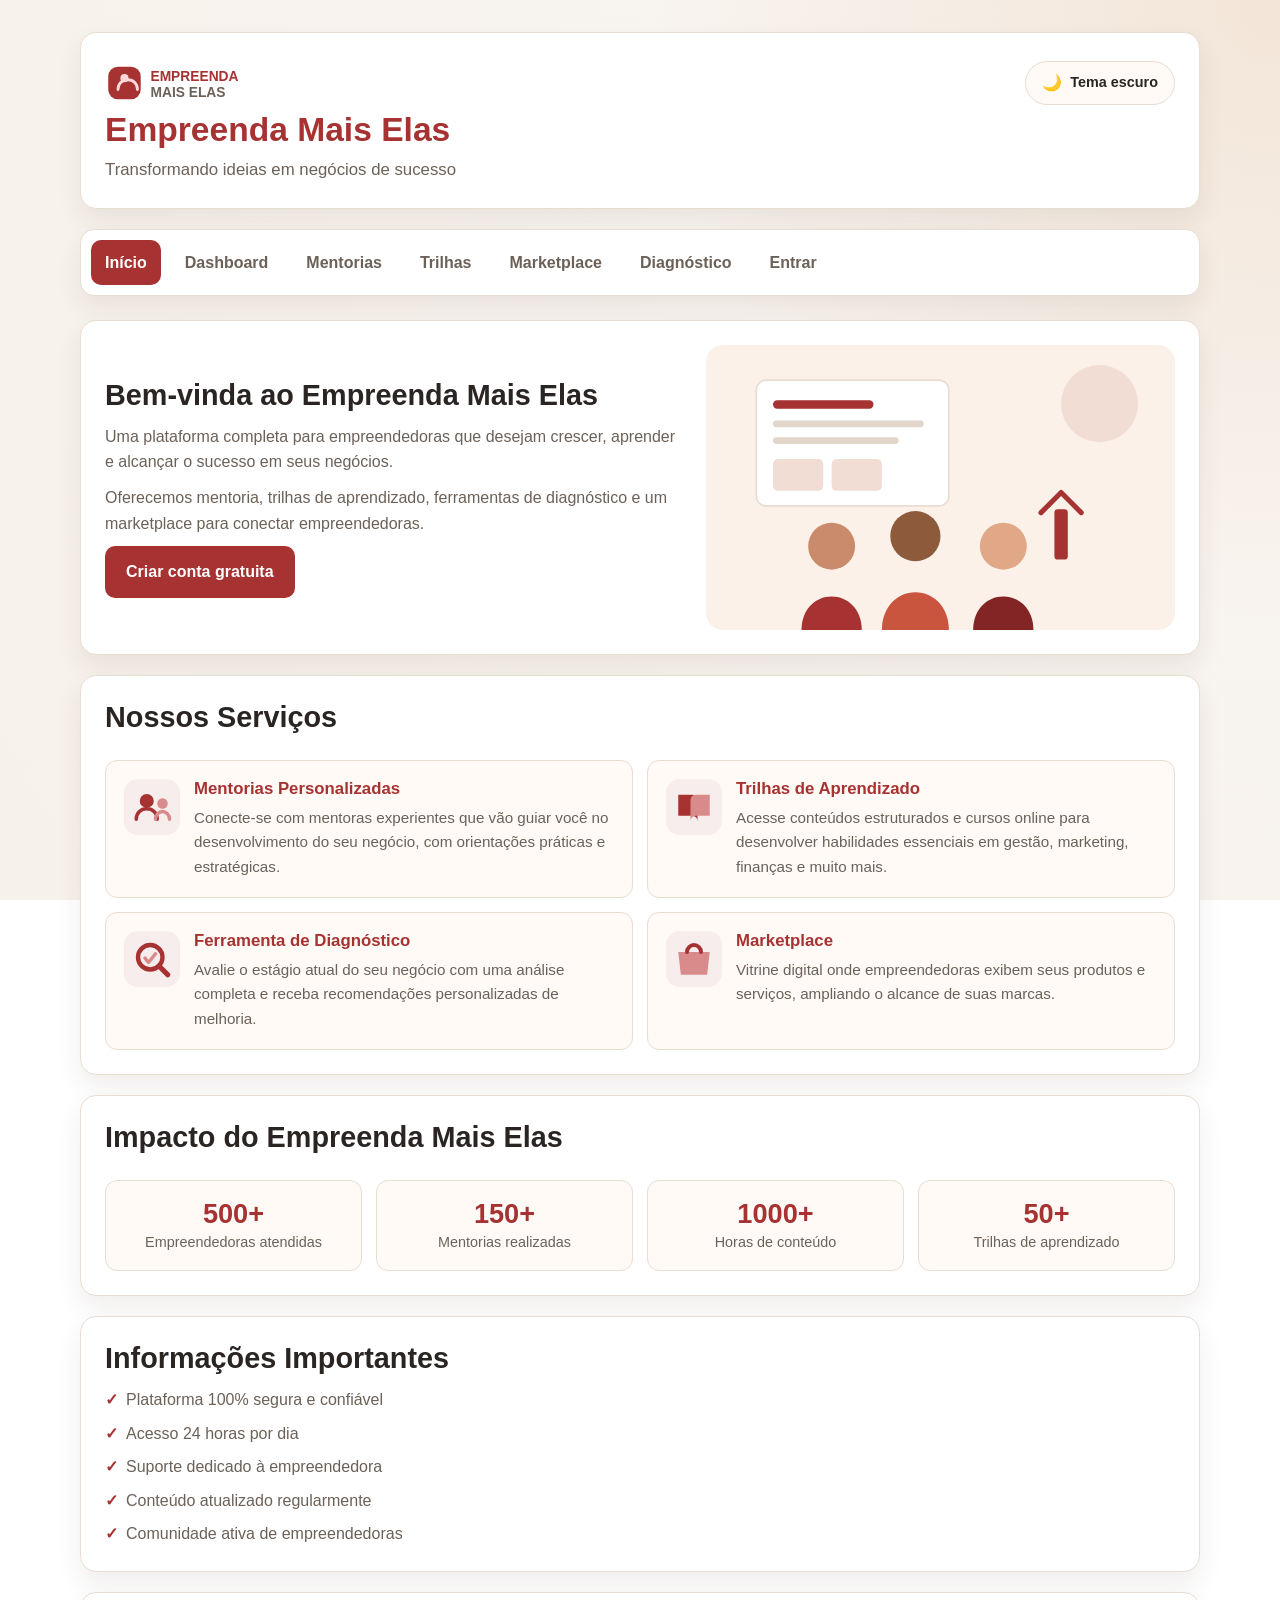
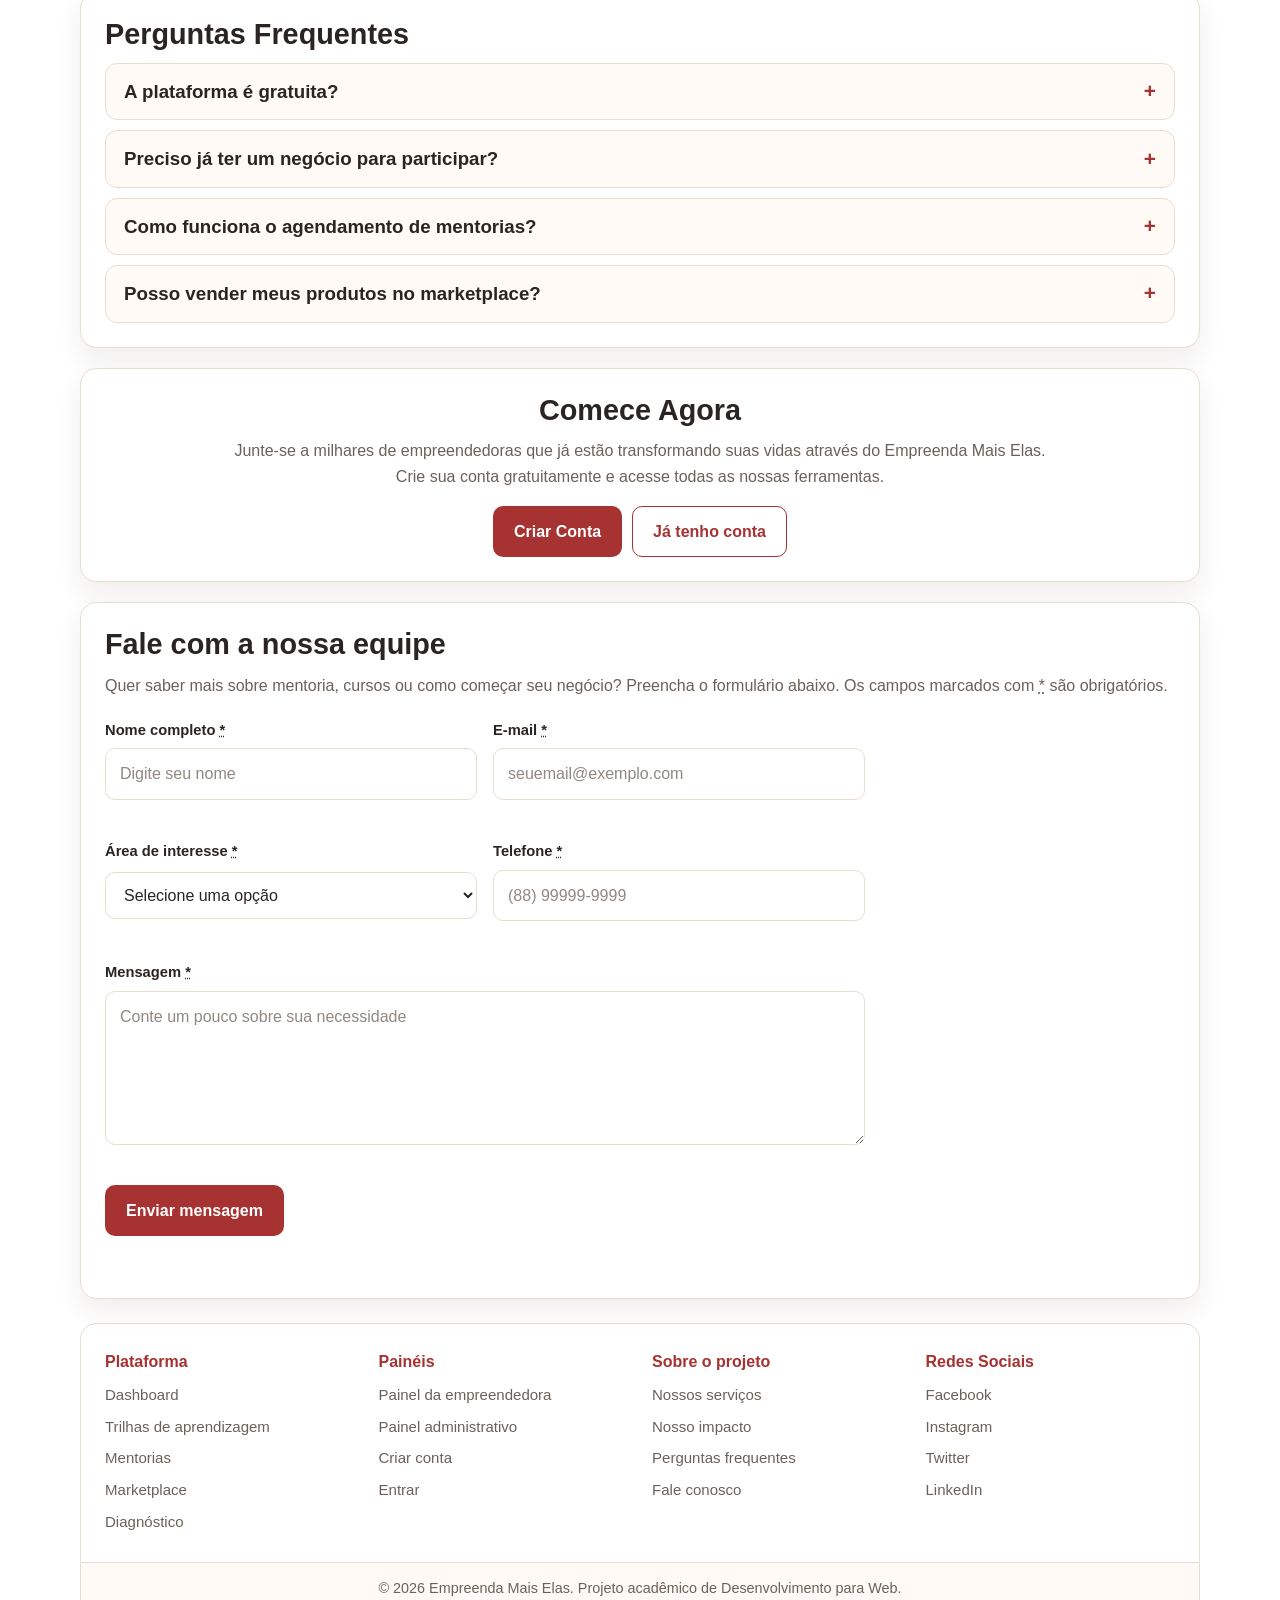
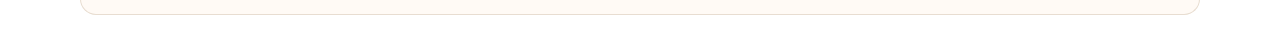
<file: index.html>
<!DOCTYPE html>
<html lang="pt-BR">

<head>
    <meta charset="UTF-8">
    <meta name="viewport" content="width=device-width, initial-scale=1.0">
    <meta name="description"
        content="Empreenda Mais Elas - plataforma de apoio ao empreendedorismo feminino com mentorias, trilhas de aprendizado, diagnostico de negocios e marketplace.">
    <title>Empreenda Mais Elas - Plataforma de Empreendedorismo Feminino</title>

    <link rel="icon" href="img/logo-simbolo.svg" type="image/svg+xml">
    <link rel="stylesheet" href="css/base.css">
    <link rel="stylesheet" href="css/home.css">

    <!-- Sem "defer": o tema precisa ser aplicado antes da pagina pintar -->
    <script src="js/tema.js"></script>
</head>

<body>
    <a class="pular-para-conteudo" href="#conteudo">Pular para o conteúdo</a>

    <!-- ================= CABEÇALHO ================= -->
    <header class="cabecalho-site">
        <div class="cabecalho-caixa">
            <div class="cabecalho-topo">
                <a class="logo-marca" href="index.html">
                    <img src="img/logo.svg" alt="Empreenda Mais Elas - página inicial">
                    <span class="somente-leitor-tela">Página inicial</span>
                </a>

                <button type="button" class="botao-tema" aria-pressed="false"
                    aria-label="Mudar para o tema escuro">
                    <span class="icone-tema" aria-hidden="true">🌙</span>
                    <span class="texto-tema">Tema escuro</span>
                </button>
            </div>

            <h1 class="titulo-site">Empreenda Mais Elas</h1>
            <p class="subtitulo-site">Transformando ideias em negócios de sucesso</p>
        </div>
    </header>

    <!-- ================= NAVEGAÇÃO ================= -->
    <nav class="menu-principal" aria-label="Navegação principal">
        <ul class="menu-lista">
            <li><a href="index.html" aria-current="page">Início</a></li>
            <li><a href="paginas/dashboard.html">Dashboard</a></li>
            <li><a href="paginas/mentorias.html">Mentorias</a></li>
            <li><a href="paginas/trilhas.html">Trilhas</a></li>
            <li><a href="paginas/marketplace.html">Marketplace</a></li>
            <li><a href="paginas/diagnostico.html">Diagnóstico</a></li>
            <li><a href="paginas/login.html">Entrar</a></li>
        </ul>
    </nav>

    <!-- ================= CONTEÚDO PRINCIPAL ================= -->
    <main class="conteudo-site" id="conteudo">

        <!-- Banner de apresentação -->
        <section class="cartao secao-destaque" aria-labelledby="titulo-boas-vindas">
            <div>
                <h2 id="titulo-boas-vindas">Bem-vinda ao Empreenda Mais Elas</h2>
                <p>Uma plataforma completa para empreendedoras que desejam crescer,
                    aprender e alcançar o sucesso em seus negócios.</p>
                <p>Oferecemos mentoria, trilhas de aprendizado, ferramentas de
                    diagnóstico e um marketplace para conectar empreendedoras.</p>
                <a class="botao-principal" href="paginas/register.html">Criar conta gratuita</a>
            </div>

            <img src="img/hero-empreendedoras.svg"
                alt="Três empreendedoras reunidas em frente a um quadro de metas do negócio"
                width="560" height="340">
        </section>

        <!-- Serviços -->
        <section class="cartao secao-servicos" id="servicos" aria-labelledby="titulo-servicos">
            <h2 id="titulo-servicos">Nossos Serviços</h2>

            <article class="servico">
                <img src="img/icone-mentoria.svg" alt="" width="56" height="56">
                <div>
                    <h3>Mentorias Personalizadas</h3>
                    <p>Conecte-se com mentoras experientes que vão guiar você no
                        desenvolvimento do seu negócio, com orientações práticas
                        e estratégicas.</p>
                </div>
            </article>

            <article class="servico">
                <img src="img/icone-trilhas.svg" alt="" width="56" height="56">
                <div>
                    <h3>Trilhas de Aprendizado</h3>
                    <p>Acesse conteúdos estruturados e cursos online para desenvolver
                        habilidades essenciais em gestão, marketing, finanças e muito mais.</p>
                </div>
            </article>

            <article class="servico">
                <img src="img/icone-diagnostico.svg" alt="" width="56" height="56">
                <div>
                    <h3>Ferramenta de Diagnóstico</h3>
                    <p>Avalie o estágio atual do seu negócio com uma análise completa
                        e receba recomendações personalizadas de melhoria.</p>
                </div>
            </article>

            <article class="servico">
                <img src="img/icone-marketplace.svg" alt="" width="56" height="56">
                <div>
                    <h3>Marketplace</h3>
                    <p>Vitrine digital onde empreendedoras exibem seus produtos e
                        serviços, ampliando o alcance de suas marcas.</p>
                </div>
            </article>
        </section>

        <!-- Números -->
        <section class="cartao secao-numeros" id="impacto" aria-labelledby="titulo-impacto">
            <h2 id="titulo-impacto">Impacto do Empreenda Mais Elas</h2>

            <article class="numero">
                <h3>500+</h3>
                <p>Empreendedoras atendidas</p>
            </article>

            <article class="numero">
                <h3>150+</h3>
                <p>Mentorias realizadas</p>
            </article>

            <article class="numero">
                <h3>1000+</h3>
                <p>Horas de conteúdo</p>
            </article>

            <article class="numero">
                <h3>50+</h3>
                <p>Trilhas de aprendizado</p>
            </article>
        </section>

        <!-- Informações adicionais -->
        <aside class="cartao informacoes-adicionais" aria-labelledby="titulo-informacoes">
            <h2 id="titulo-informacoes">Informações Importantes</h2>
            <ul>
                <li>Plataforma 100% segura e confiável</li>
                <li>Acesso 24 horas por dia</li>
                <li>Suporte dedicado à empreendedora</li>
                <li>Conteúdo atualizado regularmente</li>
                <li>Comunidade ativa de empreendedoras</li>
            </ul>
        </aside>

        <!-- Perguntas frequentes (interação JS: acordeão) -->
        <section class="cartao" id="faq" aria-labelledby="titulo-faq">
            <h2 id="titulo-faq">Perguntas Frequentes</h2>

            <div class="lista-faq">
                <article class="item-faq">
                    <h3>
                        <button type="button" class="pergunta-faq" aria-expanded="false"
                            aria-controls="resposta-1">
                            A plataforma é gratuita?
                            <span class="sinal-faq" aria-hidden="true">+</span>
                        </button>
                    </h3>
                    <div class="resposta-faq" id="resposta-1" hidden>
                        <p>Sim. O cadastro, as trilhas de aprendizado e a ferramenta de
                            diagnóstico são gratuitos. Algumas mentorias especializadas
                            podem ter custo, sempre informado antes do agendamento.</p>
                    </div>
                </article>

                <article class="item-faq">
                    <h3>
                        <button type="button" class="pergunta-faq" aria-expanded="false"
                            aria-controls="resposta-2">
                            Preciso já ter um negócio para participar?
                            <span class="sinal-faq" aria-hidden="true">+</span>
                        </button>
                    </h3>
                    <div class="resposta-faq" id="resposta-2" hidden>
                        <p>Não. A plataforma atende desde quem está estruturando uma ideia
                            até quem já vende e quer crescer. O diagnóstico indica a trilha
                            certa para o seu momento.</p>
                    </div>
                </article>

                <article class="item-faq">
                    <h3>
                        <button type="button" class="pergunta-faq" aria-expanded="false"
                            aria-controls="resposta-3">
                            Como funciona o agendamento de mentorias?
                            <span class="sinal-faq" aria-hidden="true">+</span>
                        </button>
                    </h3>
                    <div class="resposta-faq" id="resposta-3" hidden>
                        <p>Na página de Mentorias você escolhe a mentora, a data e o
                            horário. A confirmação chega por e-mail e o encontro acontece
                            em sala online.</p>
                    </div>
                </article>

                <article class="item-faq">
                    <h3>
                        <button type="button" class="pergunta-faq" aria-expanded="false"
                            aria-controls="resposta-4">
                            Posso vender meus produtos no marketplace?
                            <span class="sinal-faq" aria-hidden="true">+</span>
                        </button>
                    </h3>
                    <div class="resposta-faq" id="resposta-4" hidden>
                        <p>Pode. Depois de concluir a trilha inicial, você solicita a
                            abertura da sua loja pelo Painel da Empreendedora e nossa
                            equipe aprova o catálogo.</p>
                    </div>
                </article>
            </div>
        </section>

        <!-- Chamada para ação -->
        <section class="cartao secao-chamada-acao" aria-labelledby="titulo-comece">
            <h2 id="titulo-comece">Comece Agora</h2>
            <p>Junte-se a milhares de empreendedoras que já estão transformando suas
                vidas através do Empreenda Mais Elas.</p>
            <p>Crie sua conta gratuitamente e acesse todas as nossas ferramentas.</p>

            <div class="grupo-botoes">
                <a href="paginas/register.html" class="botao-principal">Criar Conta</a>
                <a href="paginas/login.html" class="botao-secundario">Já tenho conta</a>
            </div>
        </section>

        <!-- ============ FORMULÁRIO DE CONTATO ============ -->
        <section class="cartao secao-contato" id="contato" aria-labelledby="titulo-contato">
            <div class="contato-cabecalho">
                <h2 id="titulo-contato">Fale com a nossa equipe</h2>
                <p>Quer saber mais sobre mentoria, cursos ou como começar seu negócio?
                    Preencha o formulário abaixo. Os campos marcados com
                    <abbr title="obrigatório">*</abbr> são obrigatórios.</p>
            </div>

            <!-- novalidate: a validação é feita por js/contato.js -->
            <form id="formulario-contato" novalidate>
                <div class="campo-duplo">
                    <div class="campo">
                        <label for="nome">Nome completo <abbr title="obrigatório">*</abbr></label>
                        <input type="text" id="nome" name="nome" autocomplete="name"
                            placeholder="Digite seu nome" aria-describedby="erro-nome" required>
                        <small class="mensagem-erro" id="erro-nome" data-erro-de="nome"
                            role="alert"></small>
                    </div>

                    <div class="campo">
                        <label for="email">E-mail <abbr title="obrigatório">*</abbr></label>
                        <input type="email" id="email" name="email" autocomplete="email"
                            placeholder="seuemail@exemplo.com" aria-describedby="erro-email" required>
                        <small class="mensagem-erro" id="erro-email" data-erro-de="email"
                            role="alert"></small>
                    </div>
                </div>

                <div class="campo-duplo">
                    <div class="campo">
                        <label for="interesse">Área de interesse <abbr title="obrigatório">*</abbr></label>
                        <select id="interesse" name="interesse" aria-describedby="erro-interesse" required>
                            <option value="">Selecione uma opção</option>
                            <option value="mentoria">Mentoria</option>
                            <option value="trilhas">Trilhas de aprendizagem</option>
                            <option value="diagnostico">Diagnóstico de negócios</option>
                            <option value="marketplace">Marketplace</option>
                            <option value="outro">Outro assunto</option>
                        </select>
                        <small class="mensagem-erro" id="erro-interesse" data-erro-de="interesse"
                            role="alert"></small>
                    </div>

                    <div class="campo">
                        <label for="telefone">Telefone <abbr title="obrigatório">*</abbr></label>
                        <input type="tel" id="telefone" name="telefone" autocomplete="tel"
                            placeholder="(88) 99999-9999" aria-describedby="erro-telefone" required>
                        <small class="mensagem-erro" id="erro-telefone" data-erro-de="telefone"
                            role="alert"></small>
                    </div>
                </div>

                <div class="campo">
                    <label for="mensagem">Mensagem <abbr title="obrigatório">*</abbr></label>
                    <textarea id="mensagem" name="mensagem" rows="5"
                        placeholder="Conte um pouco sobre sua necessidade"
                        aria-describedby="erro-mensagem" required></textarea>
                    <small class="mensagem-erro" id="erro-mensagem" data-erro-de="mensagem"
                        role="alert"></small>
                </div>

                <button type="submit" class="botao-principal botao-envio">Enviar mensagem</button>

                <p id="status-formulario" class="mensagem-status" role="status" aria-live="polite"></p>
            </form>
        </section>
    </main>

    <!-- ================= RODAPÉ ================= -->
    <footer class="rodape-site">
        <div class="rodape-conteudo">
            <nav class="rodape-coluna" aria-label="Plataforma">
                <h3>Plataforma</h3>
                <ul>
                    <li><a href="paginas/dashboard.html">Dashboard</a></li>
                    <li><a href="paginas/trilhas.html">Trilhas de aprendizagem</a></li>
                    <li><a href="paginas/mentorias.html">Mentorias</a></li>
                    <li><a href="paginas/marketplace.html">Marketplace</a></li>
                    <li><a href="paginas/diagnostico.html">Diagnóstico</a></li>
                </ul>
            </nav>

            <nav class="rodape-coluna" aria-label="Painéis">
                <h3>Painéis</h3>
                <ul>
                    <li><a href="paginas/painelempreendedora.html">Painel da empreendedora</a></li>
                    <li><a href="paginas/paineladministrativo.html">Painel administrativo</a></li>
                    <li><a href="paginas/register.html">Criar conta</a></li>
                    <li><a href="paginas/login.html">Entrar</a></li>
                </ul>
            </nav>

            <nav class="rodape-coluna" aria-label="Sobre o projeto">
                <h3>Sobre o projeto</h3>
                <ul>
                    <li><a href="#servicos">Nossos serviços</a></li>
                    <li><a href="#impacto">Nosso impacto</a></li>
                    <li><a href="#faq">Perguntas frequentes</a></li>
                    <li><a href="#contato">Fale conosco</a></li>
                </ul>
            </nav>

            <nav class="rodape-coluna" aria-label="Redes sociais">
                <h3>Redes Sociais</h3>
                <ul>
                    <li><a href="https://facebook.com" target="_blank" rel="noopener noreferrer">Facebook</a></li>
                    <li><a href="https://instagram.com" target="_blank" rel="noopener noreferrer">Instagram</a></li>
                    <li><a href="https://twitter.com" target="_blank" rel="noopener noreferrer">Twitter</a></li>
                    <li><a href="https://linkedin.com" target="_blank" rel="noopener noreferrer">LinkedIn</a></li>
                </ul>
            </nav>
        </div>

        <div class="rodape-base">
            <p>&copy; 2026 Empreenda Mais Elas. Projeto acadêmico de Desenvolvimento para Web.</p>
        </div>
    </footer>

    <!-- ================= SCRIPTS ================= -->
    <script src="js/contato.js" defer></script>
    <script src="js/faq.js" defer></script>
</body>

</html>
</file>
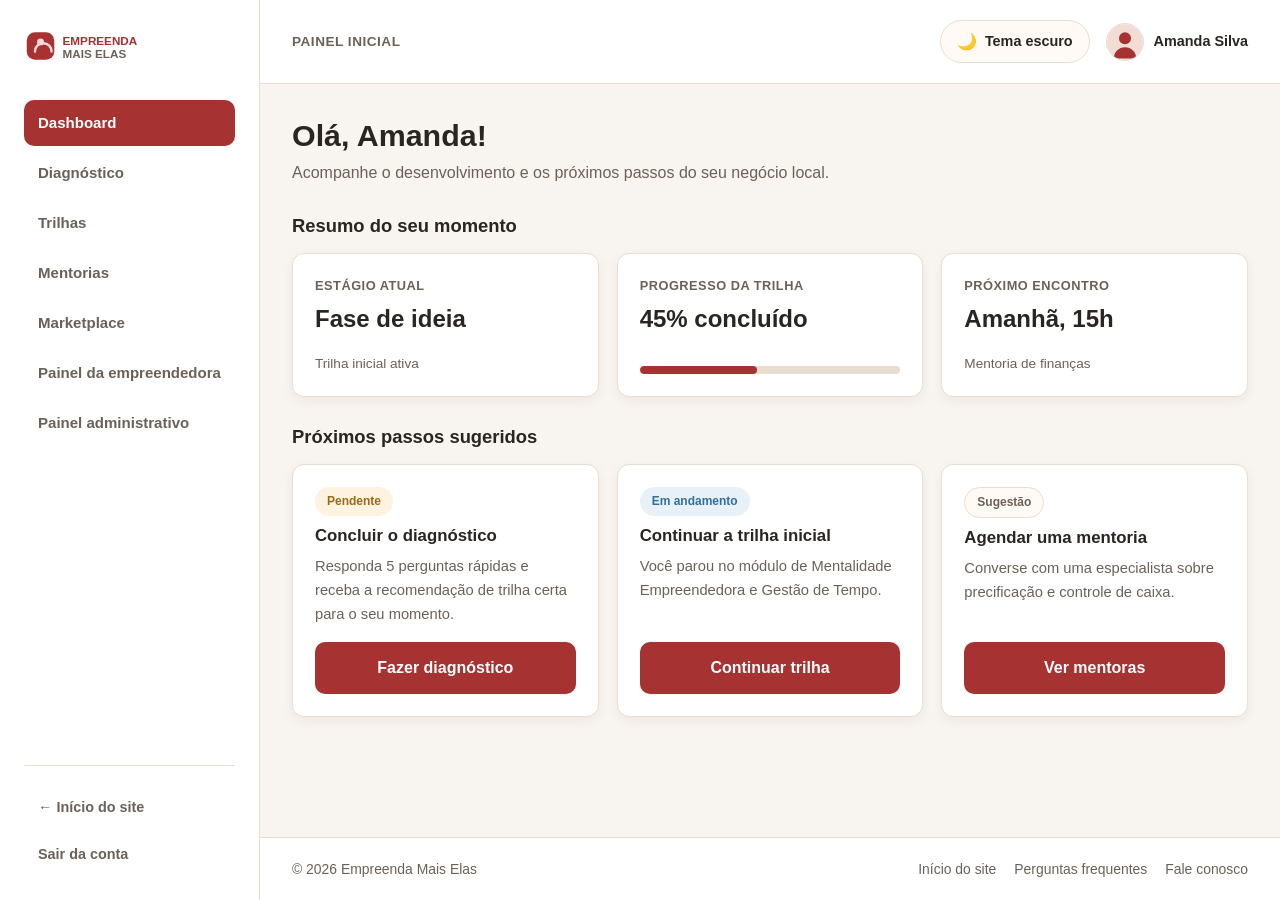
<file: paginas/dashboard.html>
<!DOCTYPE html>
<html lang="pt-BR">

<head>
    <meta charset="UTF-8">
    <meta name="viewport" content="width=device-width, initial-scale=1.0">
    <meta name="description" content="Painel inicial da empreendedora: estagio do negocio, progresso na trilha e proximos encontros.">
    <title>Dashboard - Empreenda Mais Elas</title>

    <link rel="icon" href="../img/logo-simbolo.svg" type="image/svg+xml">
    <link rel="stylesheet" href="../css/base.css">
    <link rel="stylesheet" href="../css/painel.css">

    <!-- Sem "defer": o tema precisa ser aplicado antes da pagina pintar -->
    <script src="../js/tema.js"></script>
</head>

<body class="layout-painel">
    <a class="pular-para-conteudo" href="#conteudo">Pular para o conteúdo</a>

    <!-- ================= MENU LATERAL ================= -->
    <nav class="menu-lateral" aria-label="Navegação da plataforma">
        <a class="logo-marca" href="../index.html">
            <img src="../img/logo.svg" alt="Empreenda Mais Elas - página inicial">
        </a>

        <ul class="menu-itens">
                <li><a href="dashboard.html" aria-current="page">Dashboard</a></li>
                <li><a href="diagnostico.html">Diagnóstico</a></li>
                <li><a href="trilhas.html">Trilhas</a></li>
                <li><a href="mentorias.html">Mentorias</a></li>
                <li><a href="marketplace.html">Marketplace</a></li>
                <li><a href="painelempreendedora.html">Painel da empreendedora</a></li>
                <li><a href="paineladministrativo.html">Painel administrativo</a></li>
        </ul>

        <div class="menu-rodape">
            <a href="../index.html">&larr; Início do site</a>
            <a href="login.html" data-acao="sair">Sair da conta</a>
        </div>
    </nav>

    <div class="area-conteudo">
        <!-- ================= CABEÇALHO ================= -->
        <header class="topo-painel">
            <p class="trilha-navegacao">Painel inicial</p>

            <div class="topo-acoes">
                <button type="button" class="botao-tema" aria-pressed="false"
                    aria-label="Mudar para o tema escuro">
                    <span class="icone-tema" aria-hidden="true">🌙</span>
                    <span class="texto-tema">Tema escuro</span>
                </button>

                <p class="perfil-usuaria">
                    <img src="../img/avatar-amanda.svg" alt="Foto de perfil de Amanda Silva">
                    <span class="nome-usuaria" data-nome-usuaria="">Amanda Silva</span>
                </p>
            </div>
        </header>

        <!-- ================= CONTEÚDO PRINCIPAL ================= -->
        <main class="conteudo-painel" id="conteudo">
            <section class="intro-pagina" aria-labelledby="titulo-dashboard">
                <h1 class="titulo-pagina" id="titulo-dashboard">
                    Olá, <span data-nome-usuaria="">Amanda</span>!
                </h1>
                <p class="descricao-pagina">Acompanhe o desenvolvimento e os próximos
                    passos do seu negócio local.</p>
            </section>

            <section aria-labelledby="titulo-resumo">
                <h2 class="titulo-secao" id="titulo-resumo">Resumo do seu momento</h2>

                <div class="grade-cartoes">
                    <article class="cartao cartao-indicador">
                        <div>
                            <p class="rotulo-indicador">Estágio atual</p>
                            <p class="valor-indicador">Fase de ideia</p>
                        </div>
                        <p class="apoio-indicador">Trilha inicial ativa</p>
                    </article>

                    <article class="cartao cartao-indicador">
                        <div>
                            <p class="rotulo-indicador">Progresso da trilha</p>
                            <p class="valor-indicador">45% concluído</p>
                        </div>
                        <div class="progresso">
                            <div class="progresso-trilho">
                                <div class="progresso-preenchimento" style="width: 45%"></div>
                            </div>
                            <p class="somente-leitor-tela">45 por cento concluído</p>
                        </div>
                    </article>

                    <article class="cartao cartao-indicador">
                        <div>
                            <p class="rotulo-indicador">Próximo encontro</p>
                            <p class="valor-indicador">Amanhã, 15h</p>
                        </div>
                        <p class="apoio-indicador">Mentoria de finanças</p>
                    </article>
                </div>
            </section>

            <section aria-labelledby="titulo-atalhos">
                <h2 class="titulo-secao" id="titulo-atalhos">Próximos passos sugeridos</h2>

                <div class="grade-cartoes">
                    <article class="cartao cartao-trilha">
                        <div>
                            <span class="etiqueta etiqueta-aviso">Pendente</span>
                            <h3>Concluir o diagnóstico</h3>
                            <p>Responda 5 perguntas rápidas e receba a recomendação de
                                trilha certa para o seu momento.</p>
                        </div>
                        <a class="botao-principal" href="diagnostico.html">Fazer diagnóstico</a>
                    </article>

                    <article class="cartao cartao-trilha">
                        <div>
                            <span class="etiqueta etiqueta-info">Em andamento</span>
                            <h3>Continuar a trilha inicial</h3>
                            <p>Você parou no módulo de Mentalidade Empreendedora e
                                Gestão de Tempo.</p>
                        </div>
                        <a class="botao-principal" href="trilhas.html">Continuar trilha</a>
                    </article>

                    <article class="cartao cartao-trilha">
                        <div>
                            <span class="etiqueta etiqueta-neutra">Sugestão</span>
                            <h3>Agendar uma mentoria</h3>
                            <p>Converse com uma especialista sobre precificação e
                                controle de caixa.</p>
                        </div>
                        <a class="botao-principal" href="mentorias.html">Ver mentoras</a>
                    </article>
                </div>
            </section>
        </main>

        <!-- ================= RODAPÉ ================= -->
        <footer class="rodape-painel">
            <p>&copy; 2026 Empreenda Mais Elas</p>
            <ul>
                <li><a href="../index.html">Início do site</a></li>
                <li><a href="../index.html#faq">Perguntas frequentes</a></li>
                <li><a href="../index.html#contato">Fale conosco</a></li>
            </ul>
        </footer>
    </div>

    <script src="../js/auth.js" defer></script>

</body>

</html>
</file>
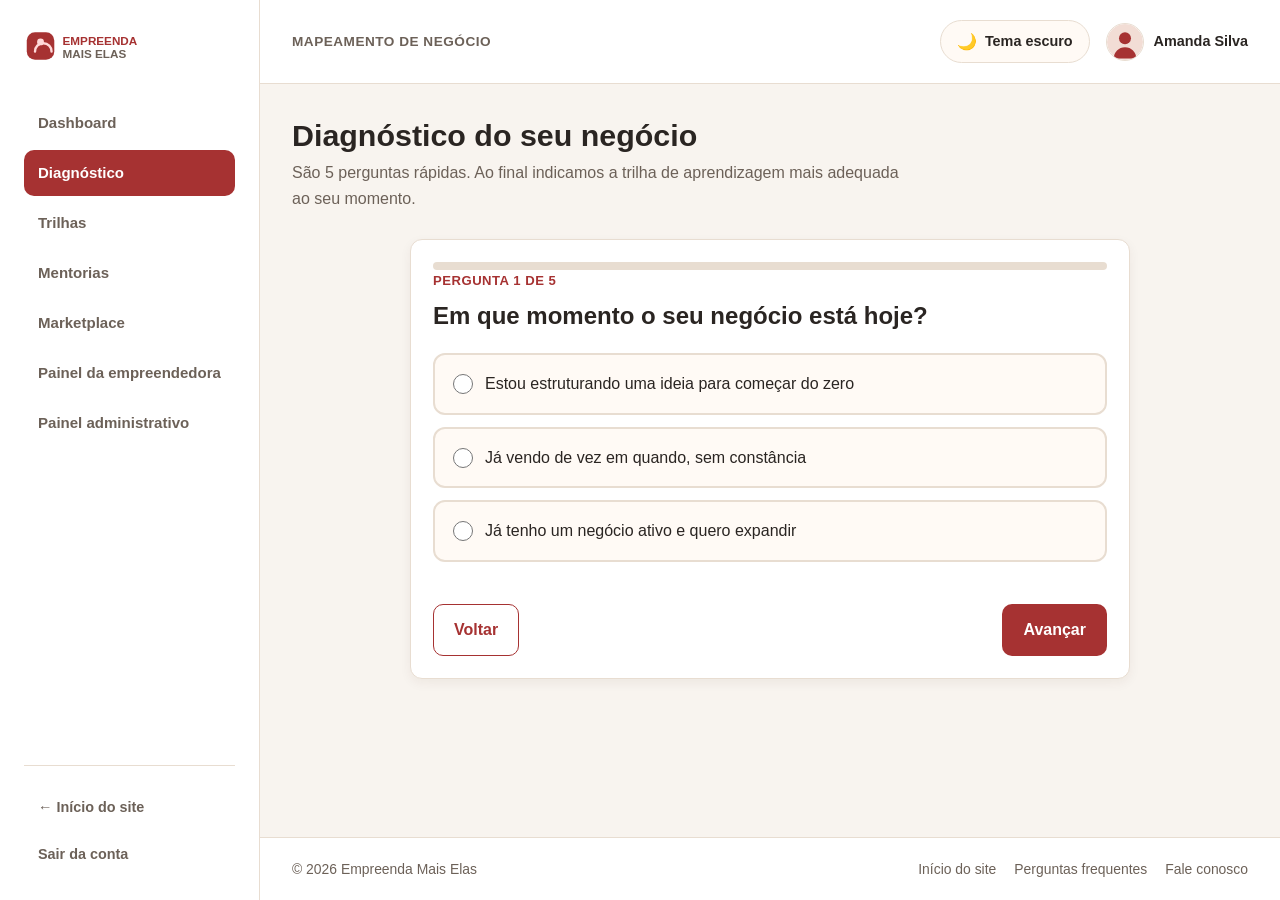
<file: paginas/diagnostico.html>
<!DOCTYPE html>
<html lang="pt-BR">

<head>
    <meta charset="UTF-8">
    <meta name="viewport" content="width=device-width, initial-scale=1.0">
    <meta name="description" content="Questionario de diagnostico que identifica o estagio do negocio e recomenda a trilha adequada.">
    <title>Diagnóstico - Empreenda Mais Elas</title>

    <link rel="icon" href="../img/logo-simbolo.svg" type="image/svg+xml">
    <link rel="stylesheet" href="../css/base.css">
    <link rel="stylesheet" href="../css/painel.css">

    <!-- Sem "defer": o tema precisa ser aplicado antes da pagina pintar -->
    <script src="../js/tema.js"></script>
</head>

<body class="layout-painel">
    <a class="pular-para-conteudo" href="#conteudo">Pular para o conteúdo</a>

    <!-- ================= MENU LATERAL ================= -->
    <nav class="menu-lateral" aria-label="Navegação da plataforma">
        <a class="logo-marca" href="../index.html">
            <img src="../img/logo.svg" alt="Empreenda Mais Elas - página inicial">
        </a>

        <ul class="menu-itens">
                <li><a href="dashboard.html">Dashboard</a></li>
                <li><a href="diagnostico.html" aria-current="page">Diagnóstico</a></li>
                <li><a href="trilhas.html">Trilhas</a></li>
                <li><a href="mentorias.html">Mentorias</a></li>
                <li><a href="marketplace.html">Marketplace</a></li>
                <li><a href="painelempreendedora.html">Painel da empreendedora</a></li>
                <li><a href="paineladministrativo.html">Painel administrativo</a></li>
        </ul>

        <div class="menu-rodape">
            <a href="../index.html">&larr; Início do site</a>
            <a href="login.html" data-acao="sair">Sair da conta</a>
        </div>
    </nav>

    <div class="area-conteudo">
        <!-- ================= CABEÇALHO ================= -->
        <header class="topo-painel">
            <p class="trilha-navegacao">Mapeamento de negócio</p>

            <div class="topo-acoes">
                <button type="button" class="botao-tema" aria-pressed="false"
                    aria-label="Mudar para o tema escuro">
                    <span class="icone-tema" aria-hidden="true">🌙</span>
                    <span class="texto-tema">Tema escuro</span>
                </button>

                <p class="perfil-usuaria">
                    <img src="../img/avatar-amanda.svg" alt="Foto de perfil de Amanda Silva">
                    <span class="nome-usuaria" data-nome-usuaria="">Amanda Silva</span>
                </p>
            </div>
        </header>

        <!-- ================= CONTEÚDO PRINCIPAL ================= -->
        <main class="conteudo-painel" id="conteudo">
            <section class="intro-pagina" aria-labelledby="titulo-diagnostico">
                <h1 class="titulo-pagina" id="titulo-diagnostico">Diagnóstico do seu negócio</h1>
                <p class="descricao-pagina">São 5 perguntas rápidas. Ao final indicamos
                    a trilha de aprendizagem mais adequada ao seu momento.</p>
            </section>

            <section class="cartao caixa-quiz" id="quiz-diagnostico"
                aria-labelledby="quiz-pergunta">
                <div class="progresso">
                    <div class="progresso-trilho">
                        <div class="progresso-preenchimento" id="quiz-progresso" style="width: 0%"></div>
                    </div>
                </div>

                <p class="etapa-quiz" id="quiz-etapa">Pergunta 1 de 5</p>
                <h2 class="pergunta-quiz" id="quiz-pergunta">Carregando pergunta...</h2>

                <!-- As opções são criadas por js/diagnostico.js -->
                <fieldset class="grupo-opcoes" id="quiz-opcoes">
                    <legend class="somente-leitor-tela">Escolha uma opção</legend>
                </fieldset>

                <p class="mensagem-erro" id="quiz-aviso" role="alert"></p>

                <div class="acoes-quiz">
                    <button type="button" class="botao-secundario" id="quiz-voltar">Voltar</button>
                    <button type="button" class="botao-principal" id="quiz-avancar">Avançar</button>
                </div>
            </section>

            <section class="cartao caixa-quiz resultado-quiz" id="quiz-resultado"
                tabindex="-1" aria-live="polite" hidden></section>
        </main>

        <!-- ================= RODAPÉ ================= -->
        <footer class="rodape-painel">
            <p>&copy; 2026 Empreenda Mais Elas</p>
            <ul>
                <li><a href="../index.html">Início do site</a></li>
                <li><a href="../index.html#faq">Perguntas frequentes</a></li>
                <li><a href="../index.html#contato">Fale conosco</a></li>
            </ul>
        </footer>
    </div>

    <script src="../js/auth.js" defer></script>
    <script src="../js/diagnostico.js" defer></script>
</body>

</html>
</file>
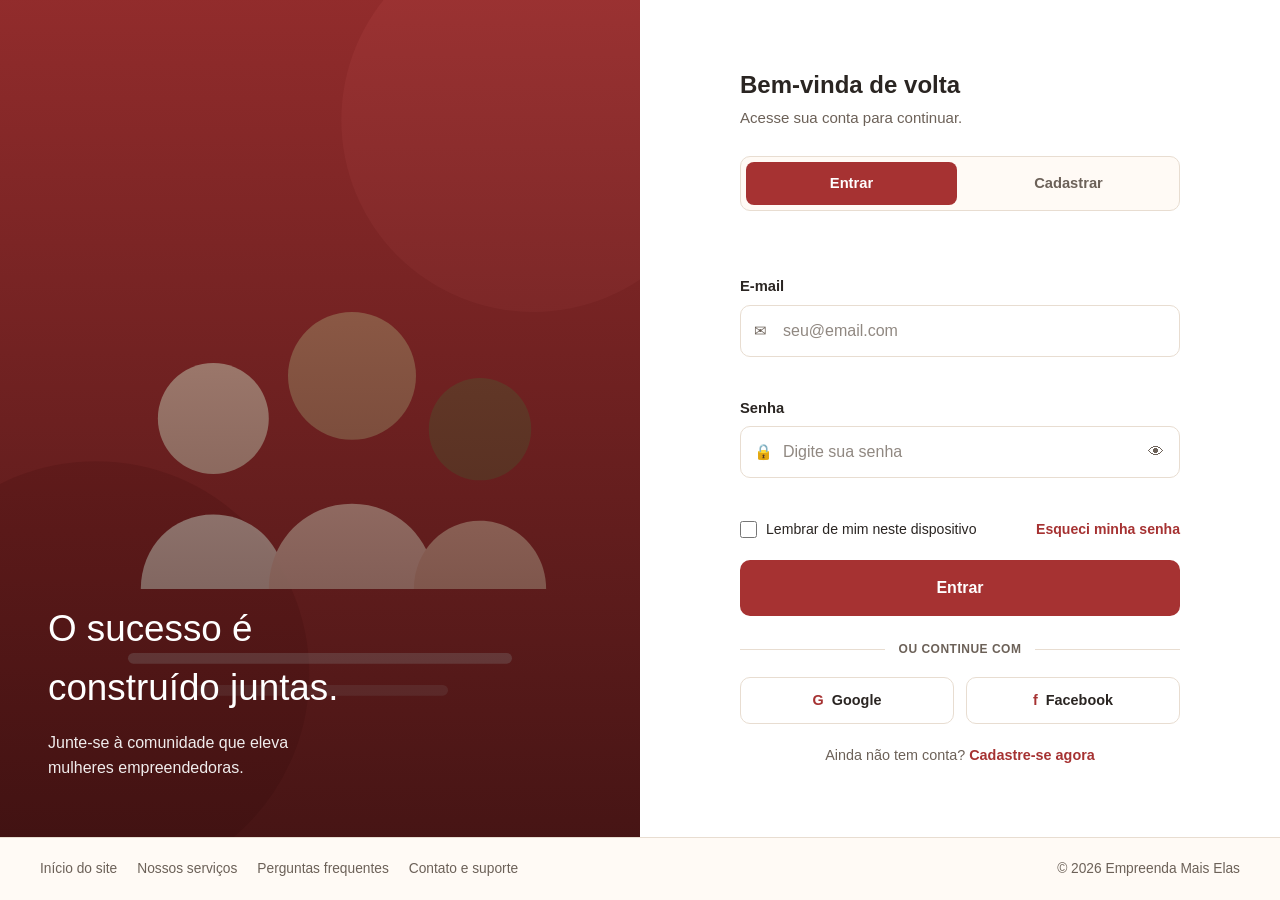
<file: paginas/login.html>
<!DOCTYPE html>
<html lang="pt-BR">

<head>
    <meta charset="UTF-8">
    <meta name="viewport" content="width=device-width, initial-scale=1.0">
    <meta name="description"
        content="Acesse sua conta no Empreenda Mais Elas e continue sua trilha de aprendizagem.">
    <title>Entrar - Empreenda Mais Elas</title>

    <link rel="icon" href="../img/logo-simbolo.svg" type="image/svg+xml">
    <link rel="stylesheet" href="../css/base.css">
    <link rel="stylesheet" href="../css/auth.css">

    <!-- Sem "defer": o tema precisa ser aplicado antes da pagina pintar -->
    <script src="../js/tema.js"></script>
</head>

<body class="layout-auth">
    <a class="pular-para-conteudo" href="#conteudo">Pular para o conteúdo</a>

    <div class="auth-container">
        <!-- ============ LADO ESQUERDO: IMAGEM ============ -->
        <header class="auth-banner">
            <a class="logo-marca" href="../index.html">
                <img src="../img/logo-simbolo.svg" alt="Empreenda Mais Elas - página inicial"
                    width="48" height="48">
                <span class="somente-leitor-tela">Empreenda Mais Elas - página inicial</span>
            </a>

            <img src="../img/banner-auth.svg"
                alt="Ilustração de três empreendedoras apoiando umas às outras">

            <div class="auth-banner-texto">
                <p class="auth-banner-titulo">O sucesso é construído juntas.</p>
                <p class="auth-banner-apoio">Junte-se à comunidade que eleva mulheres
                    empreendedoras.</p>
            </div>
        </header>

        <!-- ============ LADO DIREITO: FORMULÁRIO ============ -->
        <main class="auth-formulario" id="conteudo">
            <div class="auth-caixa">
                <h1 class="auth-titulo">Bem-vinda de volta</h1>
                <p class="auth-subtitulo">Acesse sua conta para continuar.</p>

                <nav class="auth-abas" aria-label="Entrar ou cadastrar">
                    <a class="auth-aba" href="login.html" aria-current="page">Entrar</a>
                    <a class="auth-aba" href="register.html">Cadastrar</a>
                </nav>

                <p id="mensagem-login" class="mensagem-status auth-mensagem" role="status"
                    aria-live="polite"></p>

                <!-- novalidate: a validação é feita por js/auth.js -->
                <form id="formulario-login" novalidate>
                    <div class="campo">
                        <label for="login-email">E-mail</label>
                        <div class="campo-com-icone">
                            <span class="icone-campo" aria-hidden="true">✉</span>
                            <input type="email" id="login-email" name="email"
                                autocomplete="email" placeholder="seu@email.com"
                                aria-describedby="erro-login-email" required>
                        </div>
                        <small class="mensagem-erro" id="erro-login-email"
                            data-erro-de="email" role="alert"></small>
                    </div>

                    <div class="campo">
                        <label for="login-senha">Senha</label>
                        <div class="campo-com-icone">
                            <span class="icone-campo" aria-hidden="true">🔒</span>
                            <input type="password" id="login-senha" name="senha"
                                autocomplete="current-password" placeholder="Digite sua senha"
                                aria-describedby="erro-login-senha" required>
                            <button type="button" class="mostrar-senha"
                                aria-label="Mostrar senha">👁</button>
                        </div>
                        <small class="mensagem-erro" id="erro-login-senha"
                            data-erro-de="senha" role="alert"></small>
                    </div>

                    <div class="linha-lembrar">
                        <label class="linha-checkbox" for="login-lembrar">
                            <input type="checkbox" id="login-lembrar" name="lembrar">
                            <span>Lembrar de mim neste dispositivo</span>
                        </label>

                        <a class="esqueci-senha" href="../index.html#contato">Esqueci minha senha</a>
                    </div>

                    <button type="submit" class="botao-principal auth-enviar">Entrar</button>

                    <p class="divisor">OU CONTINUE COM</p>

                    <div class="botoes-sociais">
                        <button type="button" class="botao-social">
                            <span class="marca-social" aria-hidden="true">G</span> Google
                        </button>
                        <button type="button" class="botao-social">
                            <span class="marca-social" aria-hidden="true">f</span> Facebook
                        </button>
                    </div>

                    <p class="link-extra">
                        Ainda não tem conta? <a href="register.html">Cadastre-se agora</a>
                    </p>
                </form>
            </div>
        </main>
    </div>

    <!-- ================= RODAPÉ ================= -->
    <footer class="rodape-auth">
        <nav aria-label="Links do rodapé">
            <ul>
                <li><a href="../index.html">Início do site</a></li>
                <li><a href="../index.html#servicos">Nossos serviços</a></li>
                <li><a href="../index.html#faq">Perguntas frequentes</a></li>
                <li><a href="../index.html#contato">Contato e suporte</a></li>
            </ul>
        </nav>

        <p>&copy; 2026 Empreenda Mais Elas</p>
    </footer>

    <script src="../js/auth.js" defer></script>
</body>

</html>
</file>
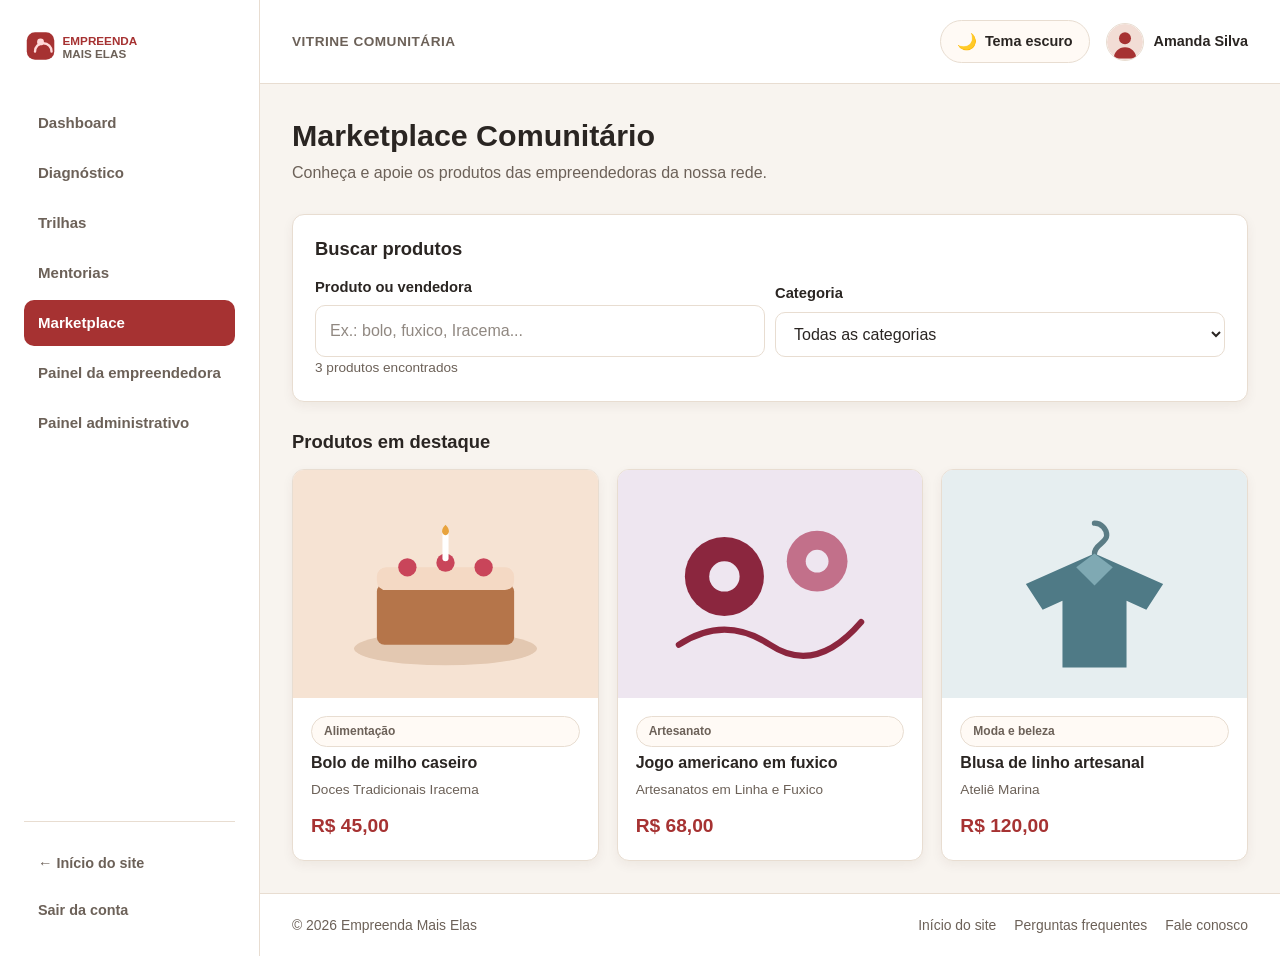
<file: paginas/marketplace.html>
<!DOCTYPE html>
<html lang="pt-BR">

<head>
    <meta charset="UTF-8">
    <meta name="viewport" content="width=device-width, initial-scale=1.0">
    <meta name="description" content="Vitrine digital com produtos de empreendedoras locais: alimentacao, artesanato, moda e servicos.">
    <title>Marketplace - Empreenda Mais Elas</title>

    <link rel="icon" href="../img/logo-simbolo.svg" type="image/svg+xml">
    <link rel="stylesheet" href="../css/base.css">
    <link rel="stylesheet" href="../css/painel.css">

    <!-- Sem "defer": o tema precisa ser aplicado antes da pagina pintar -->
    <script src="../js/tema.js"></script>
</head>

<body class="layout-painel">
    <a class="pular-para-conteudo" href="#conteudo">Pular para o conteúdo</a>

    <!-- ================= MENU LATERAL ================= -->
    <nav class="menu-lateral" aria-label="Navegação da plataforma">
        <a class="logo-marca" href="../index.html">
            <img src="../img/logo.svg" alt="Empreenda Mais Elas - página inicial">
        </a>

        <ul class="menu-itens">
                <li><a href="dashboard.html">Dashboard</a></li>
                <li><a href="diagnostico.html">Diagnóstico</a></li>
                <li><a href="trilhas.html">Trilhas</a></li>
                <li><a href="mentorias.html">Mentorias</a></li>
                <li><a href="marketplace.html" aria-current="page">Marketplace</a></li>
                <li><a href="painelempreendedora.html">Painel da empreendedora</a></li>
                <li><a href="paineladministrativo.html">Painel administrativo</a></li>
        </ul>

        <div class="menu-rodape">
            <a href="../index.html">&larr; Início do site</a>
            <a href="login.html" data-acao="sair">Sair da conta</a>
        </div>
    </nav>

    <div class="area-conteudo">
        <!-- ================= CABEÇALHO ================= -->
        <header class="topo-painel">
            <p class="trilha-navegacao">Vitrine comunitária</p>

            <div class="topo-acoes">
                <button type="button" class="botao-tema" aria-pressed="false"
                    aria-label="Mudar para o tema escuro">
                    <span class="icone-tema" aria-hidden="true">🌙</span>
                    <span class="texto-tema">Tema escuro</span>
                </button>

                <p class="perfil-usuaria">
                    <img src="../img/avatar-amanda.svg" alt="Foto de perfil de Amanda Silva">
                    <span class="nome-usuaria" data-nome-usuaria="">Amanda Silva</span>
                </p>
            </div>
        </header>

        <!-- ================= CONTEÚDO PRINCIPAL ================= -->
        <main class="conteudo-painel" id="conteudo">
            <section class="intro-pagina" aria-labelledby="titulo-marketplace">
                <h1 class="titulo-pagina" id="titulo-marketplace">Marketplace Comunitário</h1>
                <p class="descricao-pagina">Conheça e apoie os produtos das
                    empreendedoras da nossa rede.</p>
            </section>

            <section class="cartao" aria-labelledby="titulo-busca">
                <h2 class="titulo-secao" id="titulo-busca">Buscar produtos</h2>

                <form class="barra-busca" role="search">
                    <div class="campo">
                        <label for="busca-produto">Produto ou vendedora</label>
                        <input type="search" id="busca-produto" name="busca"
                            placeholder="Ex.: bolo, fuxico, Iracema...">
                    </div>

                    <div class="campo">
                        <label for="filtro-categoria">Categoria</label>
                        <select id="filtro-categoria" name="categoria">
                            <option value="">Todas as categorias</option>
                            <option value="alimentacao">Alimentação</option>
                            <option value="artesanato">Artesanato</option>
                            <option value="moda">Moda e beleza</option>
                        </select>
                    </div>
                </form>

                <p class="apoio-indicador" id="contador-produtos" role="status"
                    aria-live="polite"></p>
            </section>

            <section aria-labelledby="titulo-produtos">
                <h2 class="titulo-secao" id="titulo-produtos">Produtos em destaque</h2>

                <div class="grade-cartoes" id="lista-produtos">
                    <article class="cartao cartao-produto" data-produto
                        data-nome="Bolo de milho caseiro" data-vendedora="Francisca Iracema"
                        data-categoria="alimentacao">
                        <img src="../img/produto-doces.svg"
                            alt="Bolo de milho caseiro decorado com frutas vermelhas">
                        <div class="corpo-produto">
                            <span class="etiqueta etiqueta-neutra">Alimentação</span>
                            <h3>Bolo de milho caseiro</h3>
                            <p class="vendedora-produto">Doces Tradicionais Iracema</p>
                            <p class="preco-produto">R$ 45,00</p>
                        </div>
                    </article>

                    <article class="cartao cartao-produto" data-produto
                        data-nome="Jogo americano em fuxico" data-vendedora="Juliana Maria das Dores"
                        data-categoria="artesanato">
                        <img src="../img/produto-artesanato.svg"
                            alt="Jogo americano artesanal feito em fuxico colorido">
                        <div class="corpo-produto">
                            <span class="etiqueta etiqueta-neutra">Artesanato</span>
                            <h3>Jogo americano em fuxico</h3>
                            <p class="vendedora-produto">Artesanatos em Linha e Fuxico</p>
                            <p class="preco-produto">R$ 68,00</p>
                        </div>
                    </article>

                    <article class="cartao cartao-produto" data-produto
                        data-nome="Blusa de linho artesanal" data-vendedora="Ateliê Marina"
                        data-categoria="moda">
                        <img src="../img/produto-moda.svg"
                            alt="Blusa de linho artesanal exposta em um cabide">
                        <div class="corpo-produto">
                            <span class="etiqueta etiqueta-neutra">Moda e beleza</span>
                            <h3>Blusa de linho artesanal</h3>
                            <p class="vendedora-produto">Ateliê Marina</p>
                            <p class="preco-produto">R$ 120,00</p>
                        </div>
                    </article>

                    <p class="sem-resultado" id="sem-resultado" hidden>
                        Nenhum produto encontrado com esses filtros.
                        Tente outra palavra ou escolha "Todas as categorias".
                    </p>
                </div>
            </section>
        </main>

        <!-- ================= RODAPÉ ================= -->
        <footer class="rodape-painel">
            <p>&copy; 2026 Empreenda Mais Elas</p>
            <ul>
                <li><a href="../index.html">Início do site</a></li>
                <li><a href="../index.html#faq">Perguntas frequentes</a></li>
                <li><a href="../index.html#contato">Fale conosco</a></li>
            </ul>
        </footer>
    </div>

    <script src="../js/auth.js" defer></script>
    <script src="../js/marketplace.js" defer></script>
</body>

</html>
</file>
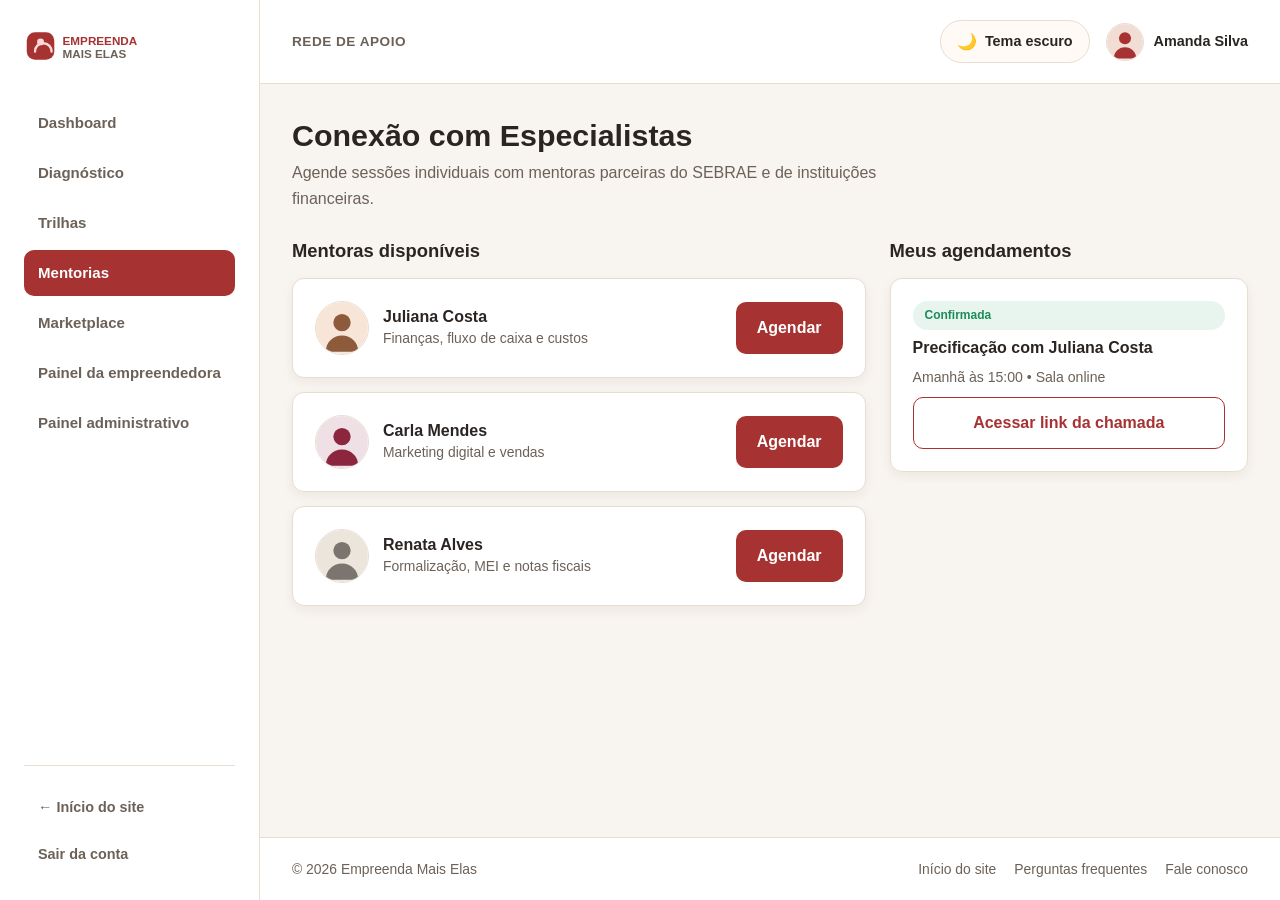
<file: paginas/mentorias.html>
<!DOCTYPE html>
<html lang="pt-BR">

<head>
    <meta charset="UTF-8">
    <meta name="viewport" content="width=device-width, initial-scale=1.0">
    <meta name="description" content="Agende mentorias individuais com especialistas parceiras em financas, marketing e vendas.">
    <title>Mentorias - Empreenda Mais Elas</title>

    <link rel="icon" href="../img/logo-simbolo.svg" type="image/svg+xml">
    <link rel="stylesheet" href="../css/base.css">
    <link rel="stylesheet" href="../css/painel.css">

    <!-- Sem "defer": o tema precisa ser aplicado antes da pagina pintar -->
    <script src="../js/tema.js"></script>
</head>

<body class="layout-painel">
    <a class="pular-para-conteudo" href="#conteudo">Pular para o conteúdo</a>

    <!-- ================= MENU LATERAL ================= -->
    <nav class="menu-lateral" aria-label="Navegação da plataforma">
        <a class="logo-marca" href="../index.html">
            <img src="../img/logo.svg" alt="Empreenda Mais Elas - página inicial">
        </a>

        <ul class="menu-itens">
                <li><a href="dashboard.html">Dashboard</a></li>
                <li><a href="diagnostico.html">Diagnóstico</a></li>
                <li><a href="trilhas.html">Trilhas</a></li>
                <li><a href="mentorias.html" aria-current="page">Mentorias</a></li>
                <li><a href="marketplace.html">Marketplace</a></li>
                <li><a href="painelempreendedora.html">Painel da empreendedora</a></li>
                <li><a href="paineladministrativo.html">Painel administrativo</a></li>
        </ul>

        <div class="menu-rodape">
            <a href="../index.html">&larr; Início do site</a>
            <a href="login.html" data-acao="sair">Sair da conta</a>
        </div>
    </nav>

    <div class="area-conteudo">
        <!-- ================= CABEÇALHO ================= -->
        <header class="topo-painel">
            <p class="trilha-navegacao">Rede de apoio</p>

            <div class="topo-acoes">
                <button type="button" class="botao-tema" aria-pressed="false"
                    aria-label="Mudar para o tema escuro">
                    <span class="icone-tema" aria-hidden="true">🌙</span>
                    <span class="texto-tema">Tema escuro</span>
                </button>

                <p class="perfil-usuaria">
                    <img src="../img/avatar-amanda.svg" alt="Foto de perfil de Amanda Silva">
                    <span class="nome-usuaria" data-nome-usuaria="">Amanda Silva</span>
                </p>
            </div>
        </header>

        <!-- ================= CONTEÚDO PRINCIPAL ================= -->
        <main class="conteudo-painel" id="conteudo">
            <section class="intro-pagina" aria-labelledby="titulo-mentorias">
                <h1 class="titulo-pagina" id="titulo-mentorias">Conexão com Especialistas</h1>
                <p class="descricao-pagina">Agende sessões individuais com mentoras
                    parceiras do SEBRAE e de instituições financeiras.</p>
            </section>

            <p class="mensagem-status" id="confirmacao-agendamento" role="status"
                aria-live="polite" hidden></p>

            <div class="layout-duas-colunas">
                <section aria-labelledby="titulo-mentoras">
                    <h2 class="titulo-secao" id="titulo-mentoras">Mentoras disponíveis</h2>

                    <div class="lista-mentoras">
                        <article class="cartao cartao-mentora">
                            <div class="info-mentora">
                                <img src="../img/avatar-juliana.svg"
                                    alt="Foto de perfil de Juliana Costa">
                                <div>
                                    <h3>Juliana Costa</h3>
                                    <p>Finanças, fluxo de caixa e custos</p>
                                </div>
                            </div>
                            <button type="button" class="botao-principal"
                                data-agendar="Juliana Costa">Agendar</button>
                        </article>

                        <article class="cartao cartao-mentora">
                            <div class="info-mentora">
                                <img src="../img/avatar-carla.svg"
                                    alt="Foto de perfil de Carla Mendes">
                                <div>
                                    <h3>Carla Mendes</h3>
                                    <p>Marketing digital e vendas</p>
                                </div>
                            </div>
                            <button type="button" class="botao-principal"
                                data-agendar="Carla Mendes">Agendar</button>
                        </article>

                        <article class="cartao cartao-mentora">
                            <div class="info-mentora">
                                <img src="../img/avatar-generico.svg"
                                    alt="Foto de perfil de Renata Alves">
                                <div>
                                    <h3>Renata Alves</h3>
                                    <p>Formalização, MEI e notas fiscais</p>
                                </div>
                            </div>
                            <button type="button" class="botao-principal"
                                data-agendar="Renata Alves">Agendar</button>
                        </article>
                    </div>
                </section>

                <aside aria-labelledby="titulo-agendamentos">
                    <h2 class="titulo-secao" id="titulo-agendamentos">Meus agendamentos</h2>

                    <article class="cartao agendamento">
                        <span class="etiqueta etiqueta-sucesso">Confirmada</span>
                        <h3>Precificação com Juliana Costa</h3>
                        <p>Amanhã às 15:00 &bull; Sala online</p>
                        <a class="botao-secundario" href="dashboard.html">Acessar link da chamada</a>
                    </article>
                </aside>
            </div>

            <!-- Janela modal de agendamento (interação JS) -->
            <dialog class="modal" id="modal-agendamento" aria-labelledby="modal-titulo">
                <div class="modal-cabecalho">
                    <h2 id="modal-titulo">
                        Agendar mentoria com <span id="modal-mentora">a mentora</span>
                    </h2>
                    <button type="button" class="fechar-modal" data-fechar-modal
                        aria-label="Fechar janela de agendamento">&times;</button>
                </div>

                <div class="modal-corpo">
                    <form id="formulario-agendamento" novalidate>
                        <div class="campo">
                            <label for="agendamento-data">Data da mentoria</label>
                            <input type="date" id="agendamento-data" name="data" required>
                        </div>

                        <div class="campo">
                            <label for="agendamento-horario">Horário</label>
                            <select id="agendamento-horario" name="horario" required>
                                <option value="">Selecione um horário</option>
                                <option value="09:00">09:00</option>
                                <option value="11:00">11:00</option>
                                <option value="14:00">14:00</option>
                                <option value="16:00">16:00</option>
                            </select>
                        </div>

                        <div class="campo">
                            <label for="agendamento-assunto">O que você quer tratar?</label>
                            <textarea id="agendamento-assunto" name="assunto" rows="3"
                                placeholder="Ex.: preciso de ajuda para calcular o preço dos meus doces"
                                required></textarea>
                        </div>

                        <p class="mensagem-status" id="status-agendamento" role="alert"></p>

                        <div class="acoes-quiz">
                            <button type="button" class="botao-secundario"
                                data-fechar-modal>Cancelar</button>
                            <button type="submit" class="botao-principal">Confirmar agendamento</button>
                        </div>
                    </form>
                </div>
            </dialog>
        </main>

        <!-- ================= RODAPÉ ================= -->
        <footer class="rodape-painel">
            <p>&copy; 2026 Empreenda Mais Elas</p>
            <ul>
                <li><a href="../index.html">Início do site</a></li>
                <li><a href="../index.html#faq">Perguntas frequentes</a></li>
                <li><a href="../index.html#contato">Fale conosco</a></li>
            </ul>
        </footer>
    </div>

    <script src="../js/auth.js" defer></script>
    <script src="../js/mentorias.js" defer></script>
</body>

</html>
</file>
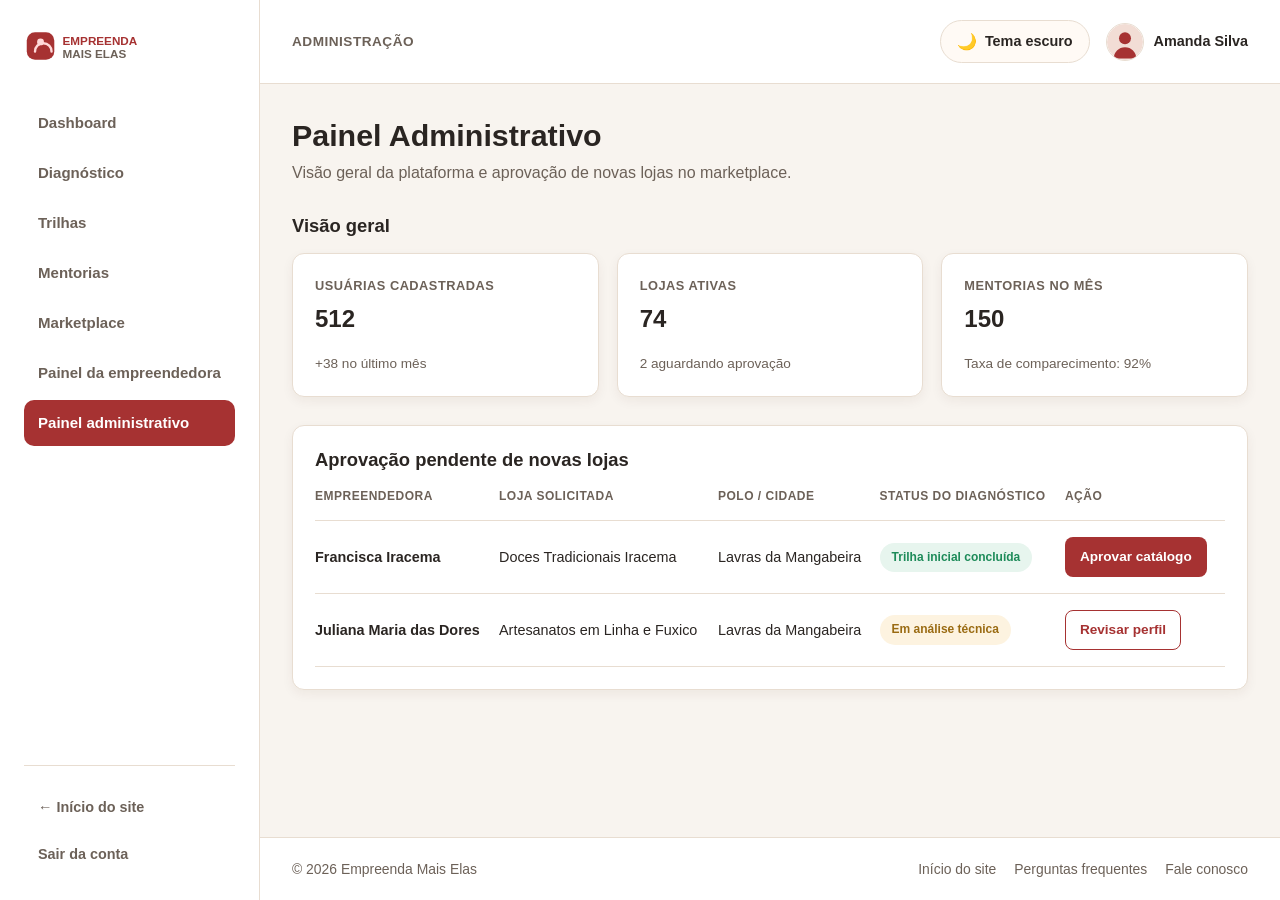
<file: paginas/paineladministrativo.html>
<!DOCTYPE html>
<html lang="pt-BR">

<head>
    <meta charset="UTF-8">
    <meta name="viewport" content="width=device-width, initial-scale=1.0">
    <meta name="description" content="Painel administrativo da plataforma: usuarias cadastradas, lojas pendentes e aprovacoes de catalogo.">
    <title>Painel Administrativo - Empreenda Mais Elas</title>

    <link rel="icon" href="../img/logo-simbolo.svg" type="image/svg+xml">
    <link rel="stylesheet" href="../css/base.css">
    <link rel="stylesheet" href="../css/painel.css">

    <!-- Sem "defer": o tema precisa ser aplicado antes da pagina pintar -->
    <script src="../js/tema.js"></script>
</head>

<body class="layout-painel">
    <a class="pular-para-conteudo" href="#conteudo">Pular para o conteúdo</a>

    <!-- ================= MENU LATERAL ================= -->
    <nav class="menu-lateral" aria-label="Navegação da plataforma">
        <a class="logo-marca" href="../index.html">
            <img src="../img/logo.svg" alt="Empreenda Mais Elas - página inicial">
        </a>

        <ul class="menu-itens">
                <li><a href="dashboard.html">Dashboard</a></li>
                <li><a href="diagnostico.html">Diagnóstico</a></li>
                <li><a href="trilhas.html">Trilhas</a></li>
                <li><a href="mentorias.html">Mentorias</a></li>
                <li><a href="marketplace.html">Marketplace</a></li>
                <li><a href="painelempreendedora.html">Painel da empreendedora</a></li>
                <li><a href="paineladministrativo.html" aria-current="page">Painel administrativo</a></li>
        </ul>

        <div class="menu-rodape">
            <a href="../index.html">&larr; Início do site</a>
            <a href="login.html" data-acao="sair">Sair da conta</a>
        </div>
    </nav>

    <div class="area-conteudo">
        <!-- ================= CABEÇALHO ================= -->
        <header class="topo-painel">
            <p class="trilha-navegacao">Administração</p>

            <div class="topo-acoes">
                <button type="button" class="botao-tema" aria-pressed="false"
                    aria-label="Mudar para o tema escuro">
                    <span class="icone-tema" aria-hidden="true">🌙</span>
                    <span class="texto-tema">Tema escuro</span>
                </button>

                <p class="perfil-usuaria">
                    <img src="../img/avatar-amanda.svg" alt="Foto de perfil de Amanda Silva">
                    <span class="nome-usuaria" data-nome-usuaria="">Amanda Silva</span>
                </p>
            </div>
        </header>

        <!-- ================= CONTEÚDO PRINCIPAL ================= -->
        <main class="conteudo-painel" id="conteudo">
            <section class="intro-pagina" aria-labelledby="titulo-admin">
                <h1 class="titulo-pagina" id="titulo-admin">Painel Administrativo</h1>
                <p class="descricao-pagina">Visão geral da plataforma e aprovação de
                    novas lojas no marketplace.</p>
            </section>

            <section aria-labelledby="titulo-visao-geral">
                <h2 class="titulo-secao" id="titulo-visao-geral">Visão geral</h2>

                <div class="grade-cartoes">
                    <article class="cartao cartao-indicador">
                        <div>
                            <p class="rotulo-indicador">Usuárias cadastradas</p>
                            <p class="valor-indicador">512</p>
                        </div>
                        <p class="apoio-indicador">+38 no último mês</p>
                    </article>

                    <article class="cartao cartao-indicador">
                        <div>
                            <p class="rotulo-indicador">Lojas ativas</p>
                            <p class="valor-indicador">74</p>
                        </div>
                        <p class="apoio-indicador">2 aguardando aprovação</p>
                    </article>

                    <article class="cartao cartao-indicador">
                        <div>
                            <p class="rotulo-indicador">Mentorias no mês</p>
                            <p class="valor-indicador">150</p>
                        </div>
                        <p class="apoio-indicador">Taxa de comparecimento: 92%</p>
                    </article>
                </div>
            </section>

            <section class="cartao" aria-labelledby="titulo-aprovacoes">
                <h2 class="titulo-secao" id="titulo-aprovacoes">
                    Aprovação pendente de novas lojas
                </h2>

                <div class="rolagem-tabela">
                    <table class="tabela-admin">
                        <caption class="somente-leitor-tela">
                            Lojas aguardando aprovação, com empreendedora, cidade e status
                        </caption>
                        <thead>
                            <tr>
                                <th scope="col">Empreendedora</th>
                                <th scope="col">Loja solicitada</th>
                                <th scope="col">Polo / cidade</th>
                                <th scope="col">Status do diagnóstico</th>
                                <th scope="col">Ação</th>
                            </tr>
                        </thead>
                        <tbody>
                            <tr>
                                <td class="celula-destaque">Francisca Iracema</td>
                                <td>Doces Tradicionais Iracema</td>
                                <td>Lavras da Mangabeira</td>
                                <td><span class="etiqueta etiqueta-sucesso">Trilha inicial concluída</span></td>
                                <td>
                                    <button type="button" class="botao-principal botao-tabela">
                                        Aprovar catálogo
                                    </button>
                                </td>
                            </tr>
                            <tr>
                                <td class="celula-destaque">Juliana Maria das Dores</td>
                                <td>Artesanatos em Linha e Fuxico</td>
                                <td>Lavras da Mangabeira</td>
                                <td><span class="etiqueta etiqueta-aviso">Em análise técnica</span></td>
                                <td>
                                    <button type="button" class="botao-secundario botao-tabela">
                                        Revisar perfil
                                    </button>
                                </td>
                            </tr>
                        </tbody>
                    </table>
                </div>
            </section>
        </main>

        <!-- ================= RODAPÉ ================= -->
        <footer class="rodape-painel">
            <p>&copy; 2026 Empreenda Mais Elas</p>
            <ul>
                <li><a href="../index.html">Início do site</a></li>
                <li><a href="../index.html#faq">Perguntas frequentes</a></li>
                <li><a href="../index.html#contato">Fale conosco</a></li>
            </ul>
        </footer>
    </div>

    <script src="../js/auth.js" defer></script>

</body>

</html>
</file>
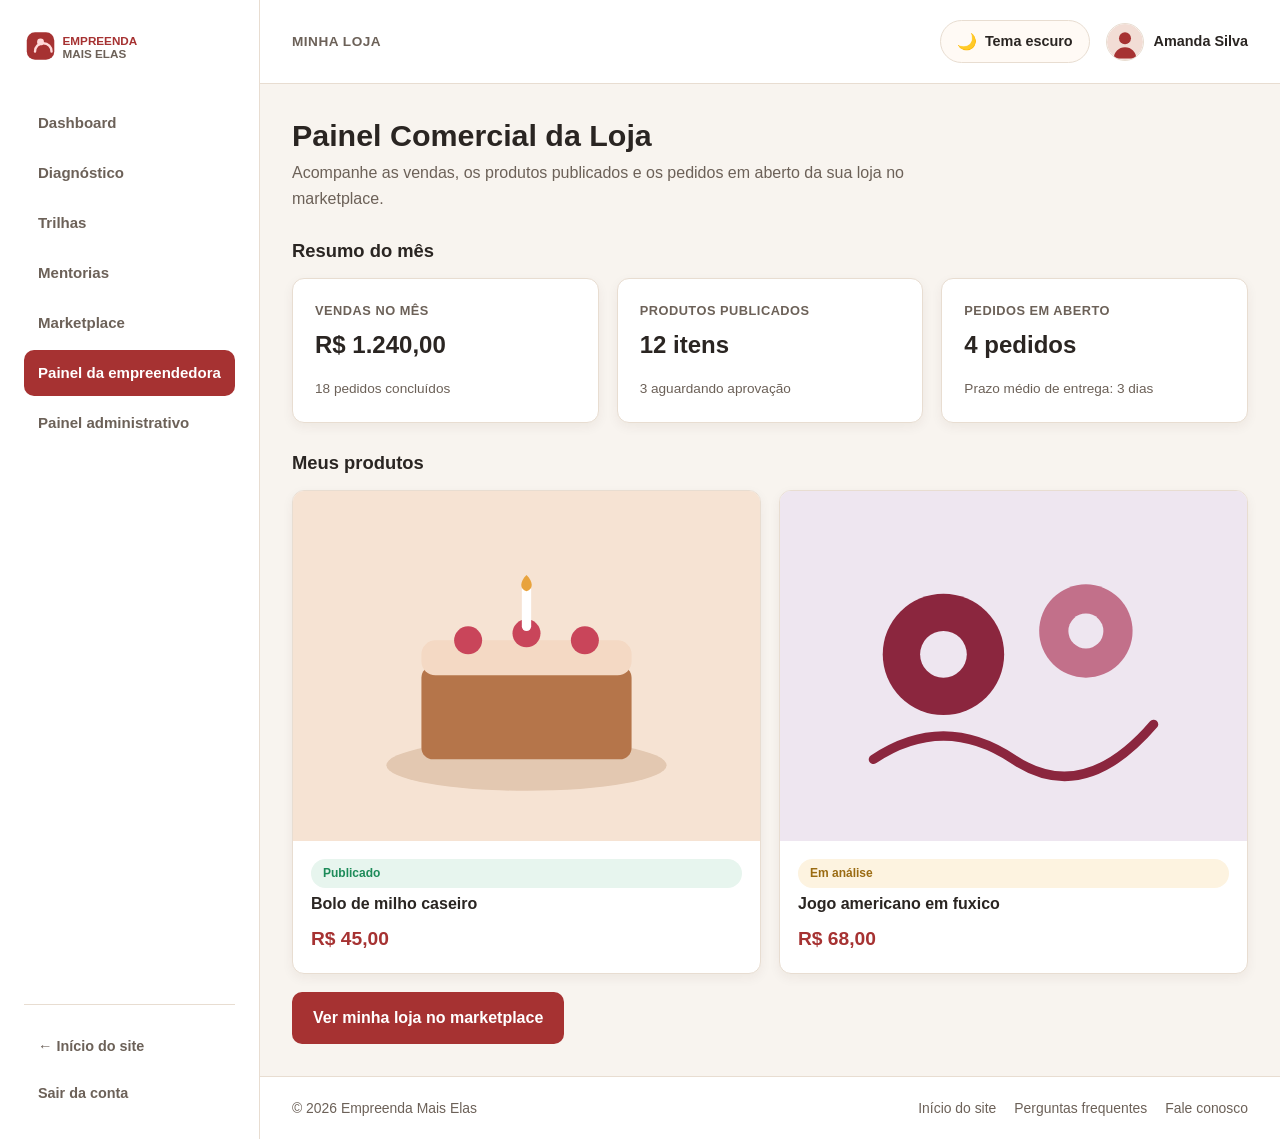
<file: paginas/painelempreendedora.html>
<!DOCTYPE html>
<html lang="pt-BR">

<head>
    <meta charset="UTF-8">
    <meta name="viewport" content="width=device-width, initial-scale=1.0">
    <meta name="description" content="Painel comercial da loja: vendas do mes, produtos publicados e pedidos em aberto.">
    <title>Painel da Empreendedora - Empreenda Mais Elas</title>

    <link rel="icon" href="../img/logo-simbolo.svg" type="image/svg+xml">
    <link rel="stylesheet" href="../css/base.css">
    <link rel="stylesheet" href="../css/painel.css">

    <!-- Sem "defer": o tema precisa ser aplicado antes da pagina pintar -->
    <script src="../js/tema.js"></script>
</head>

<body class="layout-painel">
    <a class="pular-para-conteudo" href="#conteudo">Pular para o conteúdo</a>

    <!-- ================= MENU LATERAL ================= -->
    <nav class="menu-lateral" aria-label="Navegação da plataforma">
        <a class="logo-marca" href="../index.html">
            <img src="../img/logo.svg" alt="Empreenda Mais Elas - página inicial">
        </a>

        <ul class="menu-itens">
                <li><a href="dashboard.html">Dashboard</a></li>
                <li><a href="diagnostico.html">Diagnóstico</a></li>
                <li><a href="trilhas.html">Trilhas</a></li>
                <li><a href="mentorias.html">Mentorias</a></li>
                <li><a href="marketplace.html">Marketplace</a></li>
                <li><a href="painelempreendedora.html" aria-current="page">Painel da empreendedora</a></li>
                <li><a href="paineladministrativo.html">Painel administrativo</a></li>
        </ul>

        <div class="menu-rodape">
            <a href="../index.html">&larr; Início do site</a>
            <a href="login.html" data-acao="sair">Sair da conta</a>
        </div>
    </nav>

    <div class="area-conteudo">
        <!-- ================= CABEÇALHO ================= -->
        <header class="topo-painel">
            <p class="trilha-navegacao">Minha loja</p>

            <div class="topo-acoes">
                <button type="button" class="botao-tema" aria-pressed="false"
                    aria-label="Mudar para o tema escuro">
                    <span class="icone-tema" aria-hidden="true">🌙</span>
                    <span class="texto-tema">Tema escuro</span>
                </button>

                <p class="perfil-usuaria">
                    <img src="../img/avatar-amanda.svg" alt="Foto de perfil de Amanda Silva">
                    <span class="nome-usuaria" data-nome-usuaria="">Amanda Silva</span>
                </p>
            </div>
        </header>

        <!-- ================= CONTEÚDO PRINCIPAL ================= -->
        <main class="conteudo-painel" id="conteudo">
            <section class="intro-pagina" aria-labelledby="titulo-painel">
                <h1 class="titulo-pagina" id="titulo-painel">Painel Comercial da Loja</h1>
                <p class="descricao-pagina">Acompanhe as vendas, os produtos publicados
                    e os pedidos em aberto da sua loja no marketplace.</p>
            </section>

            <section aria-labelledby="titulo-numeros-loja">
                <h2 class="titulo-secao" id="titulo-numeros-loja">Resumo do mês</h2>

                <div class="grade-cartoes">
                    <article class="cartao cartao-indicador">
                        <div>
                            <p class="rotulo-indicador">Vendas no mês</p>
                            <p class="valor-indicador">R$ 1.240,00</p>
                        </div>
                        <p class="apoio-indicador">18 pedidos concluídos</p>
                    </article>

                    <article class="cartao cartao-indicador">
                        <div>
                            <p class="rotulo-indicador">Produtos publicados</p>
                            <p class="valor-indicador">12 itens</p>
                        </div>
                        <p class="apoio-indicador">3 aguardando aprovação</p>
                    </article>

                    <article class="cartao cartao-indicador">
                        <div>
                            <p class="rotulo-indicador">Pedidos em aberto</p>
                            <p class="valor-indicador">4 pedidos</p>
                        </div>
                        <p class="apoio-indicador">Prazo médio de entrega: 3 dias</p>
                    </article>
                </div>
            </section>

            <section aria-labelledby="titulo-produtos-loja">
                <h2 class="titulo-secao" id="titulo-produtos-loja">Meus produtos</h2>

                <div class="grade-cartoes">
                    <article class="cartao cartao-produto">
                        <img src="../img/produto-doces.svg"
                            alt="Bolo de milho caseiro decorado com frutas vermelhas">
                        <div class="corpo-produto">
                            <span class="etiqueta etiqueta-sucesso">Publicado</span>
                            <h3>Bolo de milho caseiro</h3>
                            <p class="preco-produto">R$ 45,00</p>
                        </div>
                    </article>

                    <article class="cartao cartao-produto">
                        <img src="../img/produto-artesanato.svg"
                            alt="Jogo americano artesanal feito em fuxico colorido">
                        <div class="corpo-produto">
                            <span class="etiqueta etiqueta-aviso">Em análise</span>
                            <h3>Jogo americano em fuxico</h3>
                            <p class="preco-produto">R$ 68,00</p>
                        </div>
                    </article>
                </div>

                <p style="margin-top: 18px">
                    <a class="botao-principal" href="marketplace.html">Ver minha loja no marketplace</a>
                </p>
            </section>
        </main>

        <!-- ================= RODAPÉ ================= -->
        <footer class="rodape-painel">
            <p>&copy; 2026 Empreenda Mais Elas</p>
            <ul>
                <li><a href="../index.html">Início do site</a></li>
                <li><a href="../index.html#faq">Perguntas frequentes</a></li>
                <li><a href="../index.html#contato">Fale conosco</a></li>
            </ul>
        </footer>
    </div>

    <script src="../js/auth.js" defer></script>

</body>

</html>
</file>
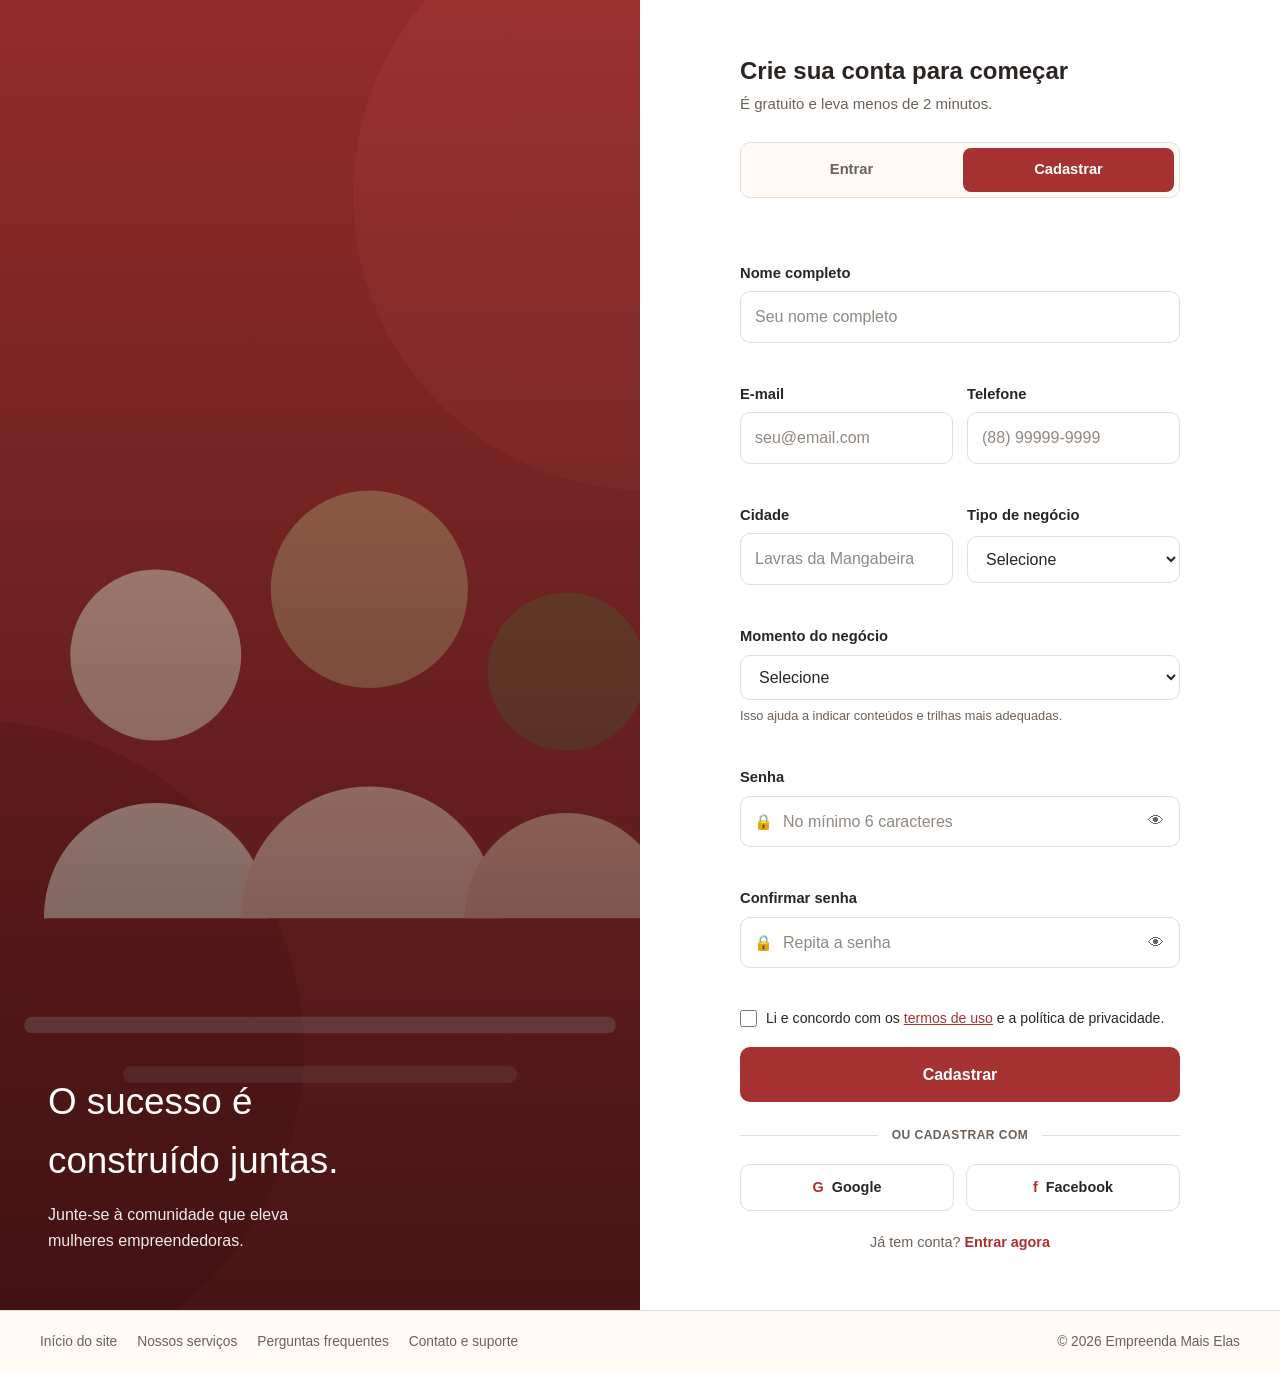
<file: paginas/register.html>
<!DOCTYPE html>
<html lang="pt-BR">

<head>
    <meta charset="UTF-8">
    <meta name="viewport" content="width=device-width, initial-scale=1.0">
    <meta name="description"
        content="Crie sua conta gratuita no Empreenda Mais Elas e comece sua trilha de aprendizagem.">
    <title>Cadastro - Empreenda Mais Elas</title>

    <link rel="icon" href="../img/logo-simbolo.svg" type="image/svg+xml">
    <link rel="stylesheet" href="../css/base.css">
    <link rel="stylesheet" href="../css/auth.css">

    <!-- Sem "defer": o tema precisa ser aplicado antes da pagina pintar -->
    <script src="../js/tema.js"></script>
</head>

<body class="layout-auth">
    <a class="pular-para-conteudo" href="#conteudo">Pular para o conteúdo</a>

    <div class="auth-container">
        <!-- ============ LADO ESQUERDO: IMAGEM ============ -->
        <header class="auth-banner">
            <a class="logo-marca" href="../index.html">
                <img src="../img/logo-simbolo.svg" alt="Empreenda Mais Elas - página inicial"
                    width="48" height="48">
                <span class="somente-leitor-tela">Empreenda Mais Elas - página inicial</span>
            </a>

            <img src="../img/banner-auth.svg"
                alt="Ilustração de três empreendedoras apoiando umas às outras">

            <div class="auth-banner-texto">
                <p class="auth-banner-titulo">O sucesso é construído juntas.</p>
                <p class="auth-banner-apoio">Junte-se à comunidade que eleva mulheres
                    empreendedoras.</p>
            </div>
        </header>

        <!-- ============ LADO DIREITO: FORMULÁRIO ============ -->
        <main class="auth-formulario" id="conteudo">
            <div class="auth-caixa">
                <h1 class="auth-titulo">Crie sua conta para começar</h1>
                <p class="auth-subtitulo">É gratuito e leva menos de 2 minutos.</p>

                <nav class="auth-abas" aria-label="Entrar ou cadastrar">
                    <a class="auth-aba" href="login.html">Entrar</a>
                    <a class="auth-aba" href="register.html" aria-current="page">Cadastrar</a>
                </nav>

                <p id="mensagem-cadastro" class="mensagem-status auth-mensagem" role="status"
                    aria-live="polite"></p>

                <!-- novalidate: a validação é feita por js/auth.js -->
                <form id="formulario-cadastro" novalidate>
                    <div class="campo">
                        <label for="cadastro-nome">Nome completo</label>
                        <input type="text" id="cadastro-nome" name="nome" autocomplete="name"
                            placeholder="Seu nome completo" aria-describedby="erro-nome" required>
                        <small class="mensagem-erro" id="erro-nome" data-erro-de="nome"
                            role="alert"></small>
                    </div>

                    <div class="linha-campos">
                        <div class="campo">
                            <label for="cadastro-email">E-mail</label>
                            <input type="email" id="cadastro-email" name="email"
                                autocomplete="email" placeholder="seu@email.com"
                                aria-describedby="erro-email" required>
                            <small class="mensagem-erro" id="erro-email" data-erro-de="email"
                                role="alert"></small>
                        </div>

                        <div class="campo">
                            <label for="cadastro-telefone">Telefone</label>
                            <input type="tel" id="cadastro-telefone" name="telefone"
                                autocomplete="tel" placeholder="(88) 99999-9999"
                                aria-describedby="erro-telefone" required>
                            <small class="mensagem-erro" id="erro-telefone"
                                data-erro-de="telefone" role="alert"></small>
                        </div>
                    </div>

                    <div class="linha-campos">
                        <div class="campo">
                            <label for="cadastro-cidade">Cidade</label>
                            <input type="text" id="cadastro-cidade" name="cidade"
                                autocomplete="address-level2" placeholder="Lavras da Mangabeira"
                                aria-describedby="erro-cidade" required>
                            <small class="mensagem-erro" id="erro-cidade" data-erro-de="cidade"
                                role="alert"></small>
                        </div>

                        <div class="campo">
                            <label for="cadastro-negocio">Tipo de negócio</label>
                            <select id="cadastro-negocio" name="negocio"
                                aria-describedby="erro-negocio" required>
                                <option value="">Selecione</option>
                                <option value="alimentacao">Alimentação</option>
                                <option value="artesanato">Artesanato</option>
                                <option value="moda">Moda e beleza</option>
                                <option value="servicos">Serviços</option>
                                <option value="outros">Outros</option>
                            </select>
                            <small class="mensagem-erro" id="erro-negocio"
                                data-erro-de="negocio" role="alert"></small>
                        </div>
                    </div>

                    <div class="campo">
                        <label for="cadastro-momento">Momento do negócio</label>
                        <select id="cadastro-momento" name="momento"
                            aria-describedby="ajuda-momento erro-momento" required>
                            <option value="">Selecione</option>
                            <option value="inicial">Estou começando agora</option>
                            <option value="vendendo">Já vendo, sem constância</option>
                            <option value="acelerada">Já vendo e quero acelerar</option>
                        </select>
                        <small class="texto-auxiliar" id="ajuda-momento">
                            Isso ajuda a indicar conteúdos e trilhas mais adequadas.
                        </small>
                        <small class="mensagem-erro" id="erro-momento" data-erro-de="momento"
                            role="alert"></small>
                    </div>

                    <div class="campo">
                        <label for="cadastro-senha">Senha</label>
                        <div class="campo-com-icone">
                            <span class="icone-campo" aria-hidden="true">🔒</span>
                            <input type="password" id="cadastro-senha" name="senha"
                                autocomplete="new-password"
                                placeholder="No mínimo 6 caracteres"
                                aria-describedby="erro-senha" required>
                            <button type="button" class="mostrar-senha"
                                aria-label="Mostrar senha">👁</button>
                        </div>
                        <small class="mensagem-erro" id="erro-senha" data-erro-de="senha"
                            role="alert"></small>
                    </div>

                    <div class="campo">
                        <label for="cadastro-confirmar">Confirmar senha</label>
                        <div class="campo-com-icone">
                            <span class="icone-campo" aria-hidden="true">🔒</span>
                            <input type="password" id="cadastro-confirmar" name="confirmarSenha"
                                autocomplete="new-password" placeholder="Repita a senha"
                                aria-describedby="erro-confirmar" required>
                            <button type="button" class="mostrar-senha"
                                aria-label="Mostrar senha">👁</button>
                        </div>
                        <small class="mensagem-erro" id="erro-confirmar"
                            data-erro-de="confirmarSenha" role="alert"></small>
                    </div>

                    <label class="linha-checkbox" for="cadastro-termos">
                        <input type="checkbox" id="cadastro-termos" name="termos" required>
                        <span>Li e concordo com os
                            <a href="../index.html#faq">termos de uso</a> e a política de
                            privacidade.</span>
                    </label>

                    <button type="submit" class="botao-principal auth-enviar">Cadastrar</button>

                    <p class="divisor">OU CADASTRAR COM</p>

                    <div class="botoes-sociais">
                        <button type="button" class="botao-social">
                            <span class="marca-social" aria-hidden="true">G</span> Google
                        </button>
                        <button type="button" class="botao-social">
                            <span class="marca-social" aria-hidden="true">f</span> Facebook
                        </button>
                    </div>

                    <p class="link-extra">
                        Já tem conta? <a href="login.html">Entrar agora</a>
                    </p>
                </form>
            </div>
        </main>
    </div>

    <!-- ================= RODAPÉ ================= -->
    <footer class="rodape-auth">
        <nav aria-label="Links do rodapé">
            <ul>
                <li><a href="../index.html">Início do site</a></li>
                <li><a href="../index.html#servicos">Nossos serviços</a></li>
                <li><a href="../index.html#faq">Perguntas frequentes</a></li>
                <li><a href="../index.html#contato">Contato e suporte</a></li>
            </ul>
        </nav>

        <p>&copy; 2026 Empreenda Mais Elas</p>
    </footer>

    <script src="../js/auth.js" defer></script>
</body>

</html>
</file>
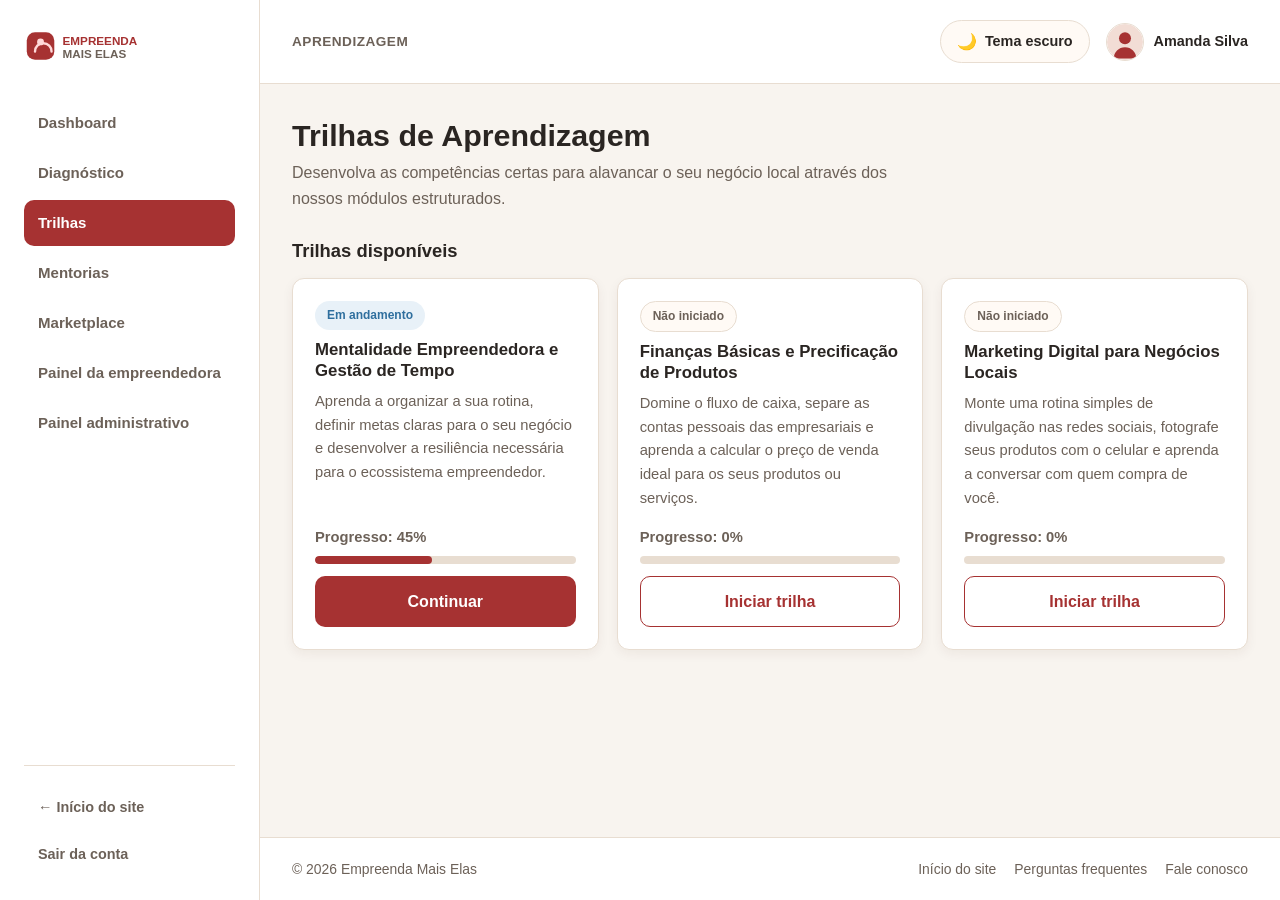
<file: paginas/trilhas.html>
<!DOCTYPE html>
<html lang="pt-BR">

<head>
    <meta charset="UTF-8">
    <meta name="viewport" content="width=device-width, initial-scale=1.0">
    <meta name="description" content="Trilhas de aprendizagem em mentalidade empreendedora, financas e marketing para empreendedoras.">
    <title>Trilhas de Aprendizagem - Empreenda Mais Elas</title>

    <link rel="icon" href="../img/logo-simbolo.svg" type="image/svg+xml">
    <link rel="stylesheet" href="../css/base.css">
    <link rel="stylesheet" href="../css/painel.css">

    <!-- Sem "defer": o tema precisa ser aplicado antes da pagina pintar -->
    <script src="../js/tema.js"></script>
</head>

<body class="layout-painel">
    <a class="pular-para-conteudo" href="#conteudo">Pular para o conteúdo</a>

    <!-- ================= MENU LATERAL ================= -->
    <nav class="menu-lateral" aria-label="Navegação da plataforma">
        <a class="logo-marca" href="../index.html">
            <img src="../img/logo.svg" alt="Empreenda Mais Elas - página inicial">
        </a>

        <ul class="menu-itens">
                <li><a href="dashboard.html">Dashboard</a></li>
                <li><a href="diagnostico.html">Diagnóstico</a></li>
                <li><a href="trilhas.html" aria-current="page">Trilhas</a></li>
                <li><a href="mentorias.html">Mentorias</a></li>
                <li><a href="marketplace.html">Marketplace</a></li>
                <li><a href="painelempreendedora.html">Painel da empreendedora</a></li>
                <li><a href="paineladministrativo.html">Painel administrativo</a></li>
        </ul>

        <div class="menu-rodape">
            <a href="../index.html">&larr; Início do site</a>
            <a href="login.html" data-acao="sair">Sair da conta</a>
        </div>
    </nav>

    <div class="area-conteudo">
        <!-- ================= CABEÇALHO ================= -->
        <header class="topo-painel">
            <p class="trilha-navegacao">Aprendizagem</p>

            <div class="topo-acoes">
                <button type="button" class="botao-tema" aria-pressed="false"
                    aria-label="Mudar para o tema escuro">
                    <span class="icone-tema" aria-hidden="true">🌙</span>
                    <span class="texto-tema">Tema escuro</span>
                </button>

                <p class="perfil-usuaria">
                    <img src="../img/avatar-amanda.svg" alt="Foto de perfil de Amanda Silva">
                    <span class="nome-usuaria" data-nome-usuaria="">Amanda Silva</span>
                </p>
            </div>
        </header>

        <!-- ================= CONTEÚDO PRINCIPAL ================= -->
        <main class="conteudo-painel" id="conteudo">
            <section class="intro-pagina" aria-labelledby="titulo-trilhas">
                <h1 class="titulo-pagina" id="titulo-trilhas">Trilhas de Aprendizagem</h1>
                <p class="descricao-pagina">Desenvolva as competências certas para
                    alavancar o seu negócio local através dos nossos módulos estruturados.</p>
            </section>

            <section aria-labelledby="titulo-disponiveis">
                <h2 class="titulo-secao" id="titulo-disponiveis">Trilhas disponíveis</h2>

                <div class="grade-cartoes">
                    <article class="cartao cartao-trilha">
                        <div>
                            <span class="etiqueta etiqueta-info">Em andamento</span>
                            <h3>Mentalidade Empreendedora e Gestão de Tempo</h3>
                            <p>Aprenda a organizar a sua rotina, definir metas claras para
                                o seu negócio e desenvolver a resiliência necessária para
                                o ecossistema empreendedor.</p>
                        </div>
                        <div class="rodape-cartao">
                            <div class="progresso">
                                <p class="progresso-texto">Progresso: 45%</p>
                                <div class="progresso-trilho">
                                    <div class="progresso-preenchimento" style="width: 45%"></div>
                                </div>
                            </div>
                            <a class="botao-principal" href="mentorias.html">Continuar</a>
                        </div>
                    </article>

                    <article class="cartao cartao-trilha">
                        <div>
                            <span class="etiqueta etiqueta-neutra">Não iniciado</span>
                            <h3>Finanças Básicas e Precificação de Produtos</h3>
                            <p>Domine o fluxo de caixa, separe as contas pessoais das
                                empresariais e aprenda a calcular o preço de venda ideal
                                para os seus produtos ou serviços.</p>
                        </div>
                        <div class="rodape-cartao">
                            <div class="progresso">
                                <p class="progresso-texto">Progresso: 0%</p>
                                <div class="progresso-trilho">
                                    <div class="progresso-preenchimento" style="width: 0%"></div>
                                </div>
                            </div>
                            <a class="botao-secundario" href="diagnostico.html">Iniciar trilha</a>
                        </div>
                    </article>

                    <article class="cartao cartao-trilha">
                        <div>
                            <span class="etiqueta etiqueta-neutra">Não iniciado</span>
                            <h3>Marketing Digital para Negócios Locais</h3>
                            <p>Monte uma rotina simples de divulgação nas redes sociais,
                                fotografe seus produtos com o celular e aprenda a conversar
                                com quem compra de você.</p>
                        </div>
                        <div class="rodape-cartao">
                            <div class="progresso">
                                <p class="progresso-texto">Progresso: 0%</p>
                                <div class="progresso-trilho">
                                    <div class="progresso-preenchimento" style="width: 0%"></div>
                                </div>
                            </div>
                            <a class="botao-secundario" href="marketplace.html">Iniciar trilha</a>
                        </div>
                    </article>
                </div>
            </section>
        </main>

        <!-- ================= RODAPÉ ================= -->
        <footer class="rodape-painel">
            <p>&copy; 2026 Empreenda Mais Elas</p>
            <ul>
                <li><a href="../index.html">Início do site</a></li>
                <li><a href="../index.html#faq">Perguntas frequentes</a></li>
                <li><a href="../index.html#contato">Fale conosco</a></li>
            </ul>
        </footer>
    </div>

    <script src="../js/auth.js" defer></script>

</body>

</html>
</file>
<file: css/base.css>
/* ==========================================================================
   BASE.CSS - Fundacao compartilhada por TODAS as paginas
   Tokens de cor, reset, tipografia, tema claro/escuro, botoes, formularios,
   cabecalho, navegacao e rodape.
   Deve ser o PRIMEIRO css carregado em qualquer pagina.
   ========================================================================== */

/* --------------------------------------------------------------------------
   1. TOKENS DE DESIGN (tema claro)
   -------------------------------------------------------------------------- */
:root {
    /* Cores da marca */
    --cor-primaria: #a63232;
    --cor-primaria-escura: #842525;
    --cor-primaria-suave: #f7eded;

    /* Superficies e texto */
    --fundo: #f8f4ef;
    --fundo-degrade-1: #f3e5d8;
    --fundo-degrade-2: #f6f1ea;
    --superficie: #ffffff;
    --superficie-2: #fffaf5;
    --texto: #2a2522;
    --texto-suave: #6c6158;
    --borda: #e8ddd1;

    /* Estados */
    --sucesso: #1d8b59;
    --sucesso-fundo: #e7f5ee;
    --erro: #c93d3d;
    --erro-fundo: #fbeaea;
    --info: #2f6f9e;
    --info-fundo: #e8f1f8;
    --aviso: #9a6b12;
    --aviso-fundo: #fdf3e0;

    /* Formularios */
    --campo-fundo: #ffffff;
    --texto-botao: #ffffff;
    --foco-anel: rgba(166, 50, 50, 0.18);

    /* Elevacao e forma */
    --sombra: 0 12px 26px rgba(62, 34, 20, 0.08);
    --sombra-suave: 0 4px 12px rgba(62, 34, 20, 0.06);
    --raio: 16px;
    --raio-pequeno: 10px;

    /* Tipografia */
    --fonte: "Segoe UI", Tahoma, Geneva, Verdana, sans-serif;
}

/* --------------------------------------------------------------------------
   2. TOKENS DO TEMA ESCURO
   Aplicado na tag <html> por js/tema.js ANTES da pagina pintar (evita piscar).
   Basta redefinir os tokens aqui para o tema valer no site inteiro.
   -------------------------------------------------------------------------- */
html.tema-escuro {
    --cor-primaria: #ff9b9b;
    --cor-primaria-escura: #f38080;
    --cor-primaria-suave: #3a2626;

    --fundo: #1a1515;
    --fundo-degrade-1: #241c1c;
    --fundo-degrade-2: #171212;
    --superficie: #251f1f;
    --superficie-2: #2d2424;
    --texto: #f7efe9;
    --texto-suave: #d9c8bb;
    --borda: #433838;

    --sucesso: #7ad0a5;
    --sucesso-fundo: #1e3a2d;
    --erro: #ff8a8a;
    --erro-fundo: #3c2323;
    --info: #8fc4e8;
    --info-fundo: #1e2e3a;
    --aviso: #e8bf72;
    --aviso-fundo: #3a2f1c;

    --campo-fundo: #1f1a1a;
    --texto-botao: #1d1515;
    --foco-anel: rgba(255, 155, 155, 0.25);

    --sombra: 0 12px 26px rgba(12, 8, 8, 0.4);
    --sombra-suave: 0 4px 12px rgba(12, 8, 8, 0.35);
}

/* --------------------------------------------------------------------------
   3. RESET
   -------------------------------------------------------------------------- */
*,
*::before,
*::after {
    margin: 0;
    padding: 0;
    box-sizing: border-box;
}

html {
    scroll-behavior: smooth;
}

html,
body {
    width: 100%;
    overflow-x: hidden;
}

body {
    font-family: var(--fonte);
    font-size: 16px;
    line-height: 1.6;
    color: var(--texto);
    background-color: var(--fundo);
    transition: background-color 0.3s ease, color 0.3s ease;
}

img {
    max-width: 100%;
    height: auto;
    display: block;
}

a {
    color: var(--cor-primaria);
}

ul,
ol {
    list-style: none;
}

h1,
h2,
h3,
h4 {
    line-height: 1.25;
}

/* O atributo hidden precisa vencer regras como ".cartao-produto {display:flex}".
   Sem isto o JavaScript esconde o elemento mas ele continua aparecendo. */
[hidden] {
    display: none !important;
}

/* Respeita quem prefere menos animacao */
@media (prefers-reduced-motion: reduce) {
    html {
        scroll-behavior: auto;
    }

    *,
    *::before,
    *::after {
        animation-duration: 0.01ms !important;
        transition-duration: 0.01ms !important;
    }
}

/* --------------------------------------------------------------------------
   4. ACESSIBILIDADE
   -------------------------------------------------------------------------- */
.pular-para-conteudo {
    position: absolute;
    left: -9999px;
    top: 0;
    z-index: 999;
    background: var(--cor-primaria);
    color: var(--texto-botao);
    padding: 12px 20px;
    border-radius: 0 0 var(--raio-pequeno) 0;
    font-weight: 700;
    text-decoration: none;
}

.pular-para-conteudo:focus {
    left: 0;
}

:focus-visible {
    outline: 3px solid var(--cor-primaria);
    outline-offset: 2px;
}

/* Texto visivel apenas para leitores de tela */
.somente-leitor-tela {
    position: absolute;
    width: 1px;
    height: 1px;
    padding: 0;
    margin: -1px;
    overflow: hidden;
    clip: rect(0, 0, 0, 0);
    white-space: nowrap;
    border: 0;
}

/* --------------------------------------------------------------------------
   5. LOGOTIPO
   -------------------------------------------------------------------------- */
.logo-marca {
    display: flex;
    align-items: center;
    gap: 10px;
    text-decoration: none;
    color: inherit;
}

.logo-marca img {
    height: 40px;
    width: auto;
}

/* No tema escuro o SVG do logo (vinho sobre transparente) perde contraste:
   um leve clareamento resolve sem precisar de um segundo arquivo. */
html.tema-escuro .logo-marca img {
    filter: brightness(1.5) saturate(0.9);
}

/* --------------------------------------------------------------------------
   6. BOTAO DE TEMA CLARO/ESCURO
   -------------------------------------------------------------------------- */
.botao-tema {
    display: inline-flex;
    align-items: center;
    gap: 8px;
    border: 1px solid var(--borda);
    background: var(--superficie-2);
    color: var(--texto);
    border-radius: 999px;
    padding: 9px 16px;
    font: inherit;
    font-size: 0.9rem;
    font-weight: 700;
    cursor: pointer;
    white-space: nowrap;
    transition: transform 0.2s ease, background-color 0.2s ease;
}

.botao-tema:hover {
    transform: translateY(-1px);
    background: var(--cor-primaria-suave);
}

.botao-tema .icone-tema {
    font-size: 1rem;
    line-height: 1;
}

/* --------------------------------------------------------------------------
   7. BOTOES GERAIS
   -------------------------------------------------------------------------- */
.botao-principal,
.botao-secundario {
    display: inline-block;
    padding: 12px 20px;
    border-radius: var(--raio-pequeno);
    text-decoration: none;
    font: inherit;
    font-weight: 700;
    text-align: center;
    cursor: pointer;
    border: 1px solid transparent;
    transition: background-color 0.2s ease, color 0.2s ease;
}

.botao-principal {
    background: var(--cor-primaria);
    color: var(--texto-botao);
}

.botao-principal:hover {
    background: var(--cor-primaria-escura);
}

.botao-secundario {
    border-color: var(--cor-primaria);
    color: var(--cor-primaria);
    background: transparent;
}

.botao-secundario:hover {
    background: var(--cor-primaria-suave);
}

/* --------------------------------------------------------------------------
   8. FORMULARIOS (usado pelo formulario de contato, login e cadastro)
   -------------------------------------------------------------------------- */
.campo {
    display: grid;
    gap: 6px;
    margin-bottom: 16px;
}

.campo label,
.rotulo-campo {
    font-weight: 700;
    font-size: 0.92rem;
    color: var(--texto);
}

input,
select,
textarea {
    width: 100%;
    border: 1px solid var(--borda);
    border-radius: var(--raio-pequeno);
    padding: 12px 14px;
    font: inherit;
    color: var(--texto);
    background: var(--campo-fundo);
    transition: border-color 0.2s ease, box-shadow 0.2s ease;
}

input::placeholder,
textarea::placeholder {
    color: var(--texto-suave);
    opacity: 0.75;
}

input:focus,
select:focus,
textarea:focus {
    outline: none;
    border-color: var(--cor-primaria);
    box-shadow: 0 0 0 3px var(--foco-anel);
}

textarea {
    resize: vertical;
    min-height: 130px;
}

/* Estado de erro do campo */
.campo-invalido {
    border-color: var(--erro);
    box-shadow: 0 0 0 3px var(--erro-fundo);
}

/* Mensagem de erro logo abaixo do campo */
.mensagem-erro {
    display: block;
    min-height: 18px;
    color: var(--erro);
    font-size: 0.82rem;
    font-weight: 600;
}

/* Mensagem geral de status do formulario (erro ou sucesso) */
.mensagem-status {
    min-height: 24px;
    font-weight: 700;
    border-radius: var(--raio-pequeno);
    padding: 0;
    transition: padding 0.2s ease;
}

.mensagem-status.is-erro,
.mensagem-status.is-sucesso,
.mensagem-status.is-info {
    padding: 12px 14px;
    border: 1px solid;
}

.mensagem-status.is-erro {
    color: var(--erro);
    background: var(--erro-fundo);
    border-color: var(--erro);
}

.mensagem-status.is-sucesso {
    color: var(--sucesso);
    background: var(--sucesso-fundo);
    border-color: var(--sucesso);
}

.mensagem-status.is-info {
    color: var(--info);
    background: var(--info-fundo);
    border-color: var(--info);
}

/* --------------------------------------------------------------------------
   9. ETIQUETAS DE STATUS (badges) - reaproveitadas em varias paginas
   -------------------------------------------------------------------------- */
.etiqueta {
    display: inline-block;
    padding: 5px 12px;
    border-radius: 999px;
    font-size: 0.75rem;
    font-weight: 700;
}

.etiqueta-sucesso {
    background: var(--sucesso-fundo);
    color: var(--sucesso);
}

.etiqueta-aviso {
    background: var(--aviso-fundo);
    color: var(--aviso);
}

.etiqueta-info {
    background: var(--info-fundo);
    color: var(--info);
}

.etiqueta-neutra {
    background: var(--superficie-2);
    color: var(--texto-suave);
    border: 1px solid var(--borda);
}
</file>
<file: css/home.css>
/* ==========================================================================
   HOME.CSS - Estilos exclusivos da pagina inicial (index.html)
   Depende de base.css, que deve ser carregado antes.
   ========================================================================== */

body {
    /* O degrade agora usa tokens: acompanha o tema claro E o escuro */
    background: radial-gradient(circle at top right,
            var(--fundo-degrade-1) 0%,
            var(--fundo) 40%,
            var(--fundo-degrade-2) 100%);
    background-attachment: fixed;
}

/* Largura unica para as faixas principais da pagina */
.cabecalho-site,
.menu-principal,
.conteudo-site,
.rodape-site {
    width: min(1120px, 92vw);
    margin-inline: auto;
}

/* --------------------------------------------------------------------------
   CABECALHO
   -------------------------------------------------------------------------- */
.cabecalho-site {
    padding: 32px 0 20px;
}

.cabecalho-caixa {
    background: var(--superficie);
    border: 1px solid var(--borda);
    border-radius: var(--raio);
    box-shadow: var(--sombra);
    padding: 24px;
}

.cabecalho-topo {
    display: flex;
    align-items: center;
    justify-content: space-between;
    gap: 16px;
    flex-wrap: wrap;
}

.cabecalho-topo .logo-marca img {
    height: 52px;
}

.titulo-site {
    font-size: clamp(1.5rem, 2.8vw, 2.1rem);
    color: var(--cor-primaria);
}

.subtitulo-site {
    color: var(--texto-suave);
    margin-top: 6px;
    font-size: clamp(0.95rem, 1.8vw, 1.05rem);
}

/* --------------------------------------------------------------------------
   MENU PRINCIPAL
   -------------------------------------------------------------------------- */
.menu-principal {
    margin-bottom: 24px;
}

.menu-lista {
    display: flex;
    flex-wrap: wrap;
    gap: 10px;
    background: var(--superficie);
    border: 1px solid var(--borda);
    border-radius: 14px;
    padding: 10px;
    box-shadow: var(--sombra);
}

.menu-lista a {
    display: block;
    text-decoration: none;
    padding: 10px 14px;
    border-radius: var(--raio-pequeno);
    color: var(--texto-suave);
    font-weight: 600;
}

.menu-lista a:hover,
.menu-lista a:focus-visible {
    background: var(--cor-primaria-suave);
    color: var(--cor-primaria);
}

/* Item da pagina atual */
.menu-lista a[aria-current="page"] {
    background: var(--cor-primaria);
    color: var(--texto-botao);
}

/* --------------------------------------------------------------------------
   CONTEUDO
   -------------------------------------------------------------------------- */
.conteudo-site {
    display: grid;
    gap: 20px;
    margin-bottom: 24px;
}

/* O cartao e uma CLASSE, nao o seletor de elemento "section".
   Assim as sections do rodape nao herdam borda/sombra por engano. */
.cartao {
    background: var(--superficie);
    border: 1px solid var(--borda);
    border-radius: var(--raio);
    padding: 24px;
    box-shadow: var(--sombra);
}

.conteudo-site h2 {
    font-size: clamp(1.25rem, 2.5vw, 1.8rem);
    margin-bottom: 10px;
}

/* Banner de destaque -------------------------------------------------------*/
.secao-destaque {
    display: grid;
    grid-template-columns: 1.1fr 0.9fr;
    align-items: center;
    gap: 28px;
}

.secao-destaque p {
    color: var(--texto-suave);
    margin-bottom: 10px;
}

.secao-destaque img {
    border-radius: var(--raio);
    width: 100%;
}

/* Servicos ----------------------------------------------------------------*/
.secao-servicos {
    display: grid;
    /* Antes ficava sempre em 1 coluna. Agora sao 4 servicos em 2x2. */
    grid-template-columns: repeat(2, minmax(0, 1fr));
    gap: 14px;
}

.secao-servicos h2 {
    grid-column: 1 / -1;
}

.servico {
    display: grid;
    grid-template-columns: 56px 1fr;
    gap: 14px;
    align-items: start;
    border: 1px solid var(--borda);
    border-radius: 12px;
    padding: 18px;
    background: var(--superficie-2);
}

.servico img {
    width: 56px;
    height: 56px;
}

.servico h3 {
    margin-bottom: 6px;
    color: var(--cor-primaria);
    font-size: 1.05rem;
}

.servico p {
    color: var(--texto-suave);
    font-size: 0.95rem;
}

/* Numeros -----------------------------------------------------------------*/
.secao-numeros {
    display: grid;
    grid-template-columns: repeat(4, minmax(140px, 1fr));
    gap: 14px;
}

.secao-numeros h2 {
    grid-column: 1 / -1;
}

.numero {
    border: 1px solid var(--borda);
    border-radius: 12px;
    padding: 16px;
    text-align: center;
    background: var(--superficie-2);
}

.numero h3 {
    font-size: 1.7rem;
    color: var(--cor-primaria);
}

.numero p {
    color: var(--texto-suave);
    font-size: 0.9rem;
}

/* Informacoes adicionais --------------------------------------------------*/
.informacoes-adicionais ul {
    display: grid;
    gap: 8px;
    color: var(--texto-suave);
}

.informacoes-adicionais li::before {
    content: "\2713";
    color: var(--cor-primaria);
    font-weight: 700;
    margin-right: 8px;
}

/* Perguntas frequentes (interacao JS: acordeao) ----------------------------*/
.lista-faq {
    display: grid;
    gap: 10px;
    margin-top: 6px;
}

.item-faq {
    border: 1px solid var(--borda);
    border-radius: 12px;
    background: var(--superficie-2);
    overflow: hidden;
}

.pergunta-faq {
    display: flex;
    align-items: center;
    justify-content: space-between;
    gap: 12px;
    width: 100%;
    padding: 16px 18px;
    background: none;
    border: none;
    font: inherit;
    font-weight: 700;
    color: var(--texto);
    text-align: left;
    cursor: pointer;
}

.pergunta-faq:hover {
    color: var(--cor-primaria);
}

.pergunta-faq .sinal-faq {
    flex-shrink: 0;
    font-size: 1.3rem;
    line-height: 1;
    color: var(--cor-primaria);
    transition: transform 0.25s ease;
}

.pergunta-faq[aria-expanded="true"] .sinal-faq {
    transform: rotate(45deg);
}

.resposta-faq {
    padding: 0 18px 16px;
    color: var(--texto-suave);
}

.resposta-faq[hidden] {
    display: none;
}

/* Chamada para acao -------------------------------------------------------*/
.secao-chamada-acao {
    text-align: center;
}

.secao-chamada-acao p {
    color: var(--texto-suave);
}

.grupo-botoes {
    display: flex;
    flex-wrap: wrap;
    gap: 10px;
    justify-content: center;
    margin-top: 16px;
}

/* Formulario de contato ---------------------------------------------------*/
.secao-contato {
    display: grid;
    gap: 20px;
}

.contato-cabecalho p {
    color: var(--texto-suave);
    margin-top: 6px;
}

#formulario-contato {
    width: min(100%, 760px);
}

.campo-duplo {
    display: grid;
    grid-template-columns: repeat(2, minmax(0, 1fr));
    gap: 0 16px;
}

.botao-envio {
    width: fit-content;
    margin-bottom: 14px;
}

/* --------------------------------------------------------------------------
   RODAPE
   -------------------------------------------------------------------------- */
.rodape-site {
    margin-bottom: 30px;
}

.rodape-conteudo {
    display: grid;
    grid-template-columns: repeat(4, minmax(160px, 1fr));
    gap: 24px;
    background: var(--superficie);
    border: 1px solid var(--borda);
    border-radius: var(--raio) var(--raio) 0 0;
    padding: 28px 24px;
}

.rodape-coluna h3 {
    margin-bottom: 10px;
    color: var(--cor-primaria);
    font-size: 1rem;
}

.rodape-coluna ul {
    display: grid;
    gap: 6px;
}

.rodape-coluna a {
    text-decoration: none;
    color: var(--texto-suave);
    font-size: 0.94rem;
}

.rodape-coluna a:hover {
    color: var(--cor-primaria);
    text-decoration: underline;
}

.rodape-base {
    /* Usa tokens: acompanha o tema escuro (antes era #f0e5d9 fixo) */
    background: var(--superficie-2);
    border: 1px solid var(--borda);
    border-top: none;
    border-radius: 0 0 var(--raio) var(--raio);
    padding: 14px 24px;
    color: var(--texto-suave);
    font-size: 0.9rem;
    text-align: center;
}

/* --------------------------------------------------------------------------
   RESPONSIVIDADE
   -------------------------------------------------------------------------- */
@media (max-width: 900px) {
    .secao-destaque {
        grid-template-columns: 1fr;
    }

    .secao-servicos {
        grid-template-columns: 1fr;
    }

    .secao-numeros {
        grid-template-columns: repeat(2, minmax(130px, 1fr));
    }

    .rodape-conteudo {
        grid-template-columns: repeat(2, minmax(150px, 1fr));
    }
}

@media (max-width: 700px) {

    .cabecalho-site,
    .menu-principal,
    .conteudo-site,
    .rodape-site {
        width: 94vw;
    }

    .cabecalho-caixa,
    .cartao {
        padding: 18px;
    }

    .cabecalho-topo {
        align-items: flex-start;
        flex-direction: column;
    }

    .menu-lista li {
        flex: 1 1 calc(50% - 8px);
    }

    .menu-lista a {
        text-align: center;
        padding: 10px;
    }

    .secao-numeros {
        grid-template-columns: 1fr;
    }

    .servico {
        grid-template-columns: 1fr;
    }

    .campo-duplo {
        grid-template-columns: 1fr;
    }

    .botao-principal,
    .botao-secundario,
    .botao-envio {
        width: 100%;
    }

    .rodape-conteudo {
        grid-template-columns: 1fr;
    }
}
</file>
<file: css/painel.css>
/* ==========================================================================
   PAINEL.CSS - Layout compartilhado pelas paginas internas
   dashboard, diagnostico, trilhas, mentorias, marketplace,
   painelempreendedora e paineladministrativo.
   Substitui as ~1.700 linhas de <style> que estavam duplicadas dentro do HTML.
   Depende de base.css, que deve ser carregado antes.
   ========================================================================== */

/* --------------------------------------------------------------------------
   1. ESTRUTURA GERAL
   -------------------------------------------------------------------------- */
body.layout-painel {
    display: flex;
    min-height: 100vh;
    background-color: var(--fundo);
}

/* Coluna da direita: cabecalho + conteudo + rodape */
.area-conteudo {
    flex: 1;
    min-width: 0;
    display: flex;
    flex-direction: column;
}

/* --------------------------------------------------------------------------
   2. MENU LATERAL
   -------------------------------------------------------------------------- */
.menu-lateral {
    width: 260px;
    flex-shrink: 0;
    background: var(--superficie);
    border-right: 1px solid var(--borda);
    padding: 24px;
    display: flex;
    flex-direction: column;
    gap: 24px;
}

.menu-lateral .logo-marca {
    margin-bottom: 8px;
}

.menu-lateral .logo-marca img {
    height: 44px;
}

.menu-itens {
    display: flex;
    flex-direction: column;
    gap: 4px;
}

.menu-itens a {
    display: block;
    padding: 11px 14px;
    border-radius: var(--raio-pequeno);
    color: var(--texto-suave);
    text-decoration: none;
    font-size: 0.94rem;
    font-weight: 600;
    transition: background-color 0.2s ease, color 0.2s ease;
}

.menu-itens a:hover {
    background: var(--cor-primaria-suave);
    color: var(--cor-primaria);
}

.menu-itens a[aria-current="page"] {
    background: var(--cor-primaria);
    color: var(--texto-botao);
}

/* Bloco final do menu: voltar ao site e sair */
.menu-rodape {
    margin-top: auto;
    padding-top: 20px;
    border-top: 1px solid var(--borda);
    display: flex;
    flex-direction: column;
    gap: 4px;
}

.menu-rodape a {
    display: block;
    padding: 10px 14px;
    border-radius: var(--raio-pequeno);
    color: var(--texto-suave);
    text-decoration: none;
    font-size: 0.9rem;
    font-weight: 600;
}

.menu-rodape a:hover {
    background: var(--cor-primaria-suave);
    color: var(--cor-primaria);
}

/* --------------------------------------------------------------------------
   3. CABECALHO DA AREA INTERNA
   -------------------------------------------------------------------------- */
.topo-painel {
    display: flex;
    align-items: center;
    justify-content: space-between;
    flex-wrap: wrap;
    gap: 16px;
    padding: 20px 32px;
    border-bottom: 1px solid var(--borda);
    background: var(--superficie);
}

.trilha-navegacao {
    font-size: 0.85rem;
    font-weight: 600;
    color: var(--texto-suave);
    text-transform: uppercase;
    letter-spacing: 0.5px;
}

.topo-acoes {
    display: flex;
    align-items: center;
    gap: 16px;
}

.perfil-usuaria {
    display: flex;
    align-items: center;
    gap: 10px;
}

.perfil-usuaria .nome-usuaria {
    font-weight: 600;
    font-size: 0.9rem;
}

.perfil-usuaria img {
    width: 38px;
    height: 38px;
    border-radius: 50%;
    border: 1px solid var(--borda);
}

/* --------------------------------------------------------------------------
   4. CONTEUDO PRINCIPAL
   -------------------------------------------------------------------------- */
.conteudo-painel {
    flex: 1;
    padding: 32px;
    display: grid;
    gap: 28px;
    align-content: start;
}

.intro-pagina .titulo-pagina {
    font-size: clamp(1.4rem, 3vw, 1.9rem);
    color: var(--texto);
    margin-bottom: 6px;
}

.intro-pagina .descricao-pagina {
    color: var(--texto-suave);
    max-width: 70ch;
}

.titulo-secao {
    font-size: 1.15rem;
    margin-bottom: 16px;
}

/* --------------------------------------------------------------------------
   5. CARTOES
   -------------------------------------------------------------------------- */
.cartao {
    background: var(--superficie);
    border: 1px solid var(--borda);
    border-radius: 12px;
    padding: 22px;
    box-shadow: var(--sombra-suave);
}

.grade-cartoes {
    display: grid;
    grid-template-columns: repeat(auto-fit, minmax(260px, 1fr));
    gap: 18px;
}

/* Cartao de indicador (dashboard / paineis) */
.cartao-indicador {
    display: flex;
    flex-direction: column;
    justify-content: space-between;
    gap: 14px;
    min-height: 130px;
}

.rotulo-indicador {
    font-size: 0.8rem;
    font-weight: 700;
    text-transform: uppercase;
    letter-spacing: 0.5px;
    color: var(--texto-suave);
}

.valor-indicador {
    font-size: 1.5rem;
    font-weight: 700;
    color: var(--texto);
    margin-top: 4px;
}

.apoio-indicador {
    font-size: 0.85rem;
    color: var(--texto-suave);
}

/* --------------------------------------------------------------------------
   6. BARRA DE PROGRESSO
   -------------------------------------------------------------------------- */
.progresso {
    display: grid;
    gap: 6px;
}

.progresso-texto {
    font-size: 0.8rem;
    font-weight: 600;
    color: var(--texto-suave);
}

.progresso-trilho {
    height: 8px;
    border-radius: 999px;
    background: var(--borda);
    overflow: hidden;
}

.progresso-preenchimento {
    height: 100%;
    border-radius: 999px;
    background: var(--cor-primaria);
    transition: width 0.4s ease;
}

/* --------------------------------------------------------------------------
   7. CARTAO DE TRILHA / CURSO
   -------------------------------------------------------------------------- */
.cartao-trilha {
    display: flex;
    flex-direction: column;
    gap: 16px;
    justify-content: space-between;
}

.cartao-trilha h3 {
    font-size: 1.05rem;
    margin: 10px 0 8px;
}

.cartao-trilha p {
    color: var(--texto-suave);
    font-size: 0.92rem;
}

.rodape-cartao {
    display: grid;
    gap: 12px;
}

/* --------------------------------------------------------------------------
   8. LISTA DE MENTORAS
   -------------------------------------------------------------------------- */
.lista-mentoras {
    display: grid;
    gap: 14px;
}

.cartao-mentora {
    display: flex;
    align-items: center;
    justify-content: space-between;
    flex-wrap: wrap;
    gap: 14px;
}

.info-mentora {
    display: flex;
    align-items: center;
    gap: 14px;
}

.info-mentora img {
    width: 54px;
    height: 54px;
    border-radius: 50%;
    border: 1px solid var(--borda);
}

.info-mentora h3 {
    font-size: 1rem;
}

.info-mentora p {
    font-size: 0.87rem;
    color: var(--texto-suave);
}

.layout-duas-colunas {
    display: grid;
    grid-template-columns: 1.6fr 1fr;
    gap: 24px;
    align-items: start;
}

.agendamento {
    display: grid;
    gap: 8px;
}

.agendamento h3 {
    font-size: 1rem;
}

.agendamento p {
    font-size: 0.88rem;
    color: var(--texto-suave);
}

/* --------------------------------------------------------------------------
   9. MARKETPLACE
   -------------------------------------------------------------------------- */
.barra-busca {
    display: flex;
    gap: 10px;
    flex-wrap: wrap;
    align-items: flex-end;
}

.barra-busca .campo {
    flex: 1 1 260px;
    margin-bottom: 0;
}

.cartao-produto {
    display: flex;
    flex-direction: column;
    padding: 0;
    overflow: hidden;
}

.cartao-produto img {
    width: 100%;
    aspect-ratio: 4 / 3;
    object-fit: cover;
}

.corpo-produto {
    padding: 18px;
    display: grid;
    gap: 6px;
    flex: 1;
    align-content: start;
}

.corpo-produto h3 {
    font-size: 1rem;
}

.vendedora-produto {
    font-size: 0.85rem;
    color: var(--texto-suave);
}

.preco-produto {
    font-size: 1.2rem;
    font-weight: 700;
    color: var(--cor-primaria);
    margin-top: 4px;
}

/* Mensagem de "nenhum resultado" da busca */
.sem-resultado {
    grid-column: 1 / -1;
    padding: 24px;
    text-align: center;
    color: var(--texto-suave);
    border: 1px dashed var(--borda);
    border-radius: 12px;
}

/* --------------------------------------------------------------------------
   10. QUIZ DO DIAGNOSTICO
   -------------------------------------------------------------------------- */
.caixa-quiz {
    max-width: 720px;
    margin-inline: auto;
    width: 100%;
}

.etapa-quiz {
    font-size: 0.82rem;
    font-weight: 700;
    text-transform: uppercase;
    letter-spacing: 0.5px;
    color: var(--cor-primaria);
    margin-bottom: 10px;
}

.pergunta-quiz {
    font-size: clamp(1.2rem, 2.6vw, 1.5rem);
    margin-bottom: 22px;
}

/* fieldset/legend reais no lugar das divs falsas */
.grupo-opcoes {
    border: none;
    display: grid;
    gap: 12px;
    margin-bottom: 24px;
}

.opcao {
    display: flex;
    align-items: center;
    gap: 12px;
    padding: 16px 18px;
    border: 2px solid var(--borda);
    border-radius: 12px;
    background: var(--superficie-2);
    cursor: pointer;
    transition: border-color 0.2s ease, background-color 0.2s ease;
}

.opcao:hover {
    border-color: var(--cor-primaria);
}

.opcao input[type="radio"] {
    width: 20px;
    height: 20px;
    flex-shrink: 0;
    accent-color: var(--cor-primaria);
    margin: 0;
}

/* Destaque quando a opcao esta marcada */
.opcao:has(input:checked) {
    border-color: var(--cor-primaria);
    background: var(--cor-primaria-suave);
}

.opcao:has(input:focus-visible) {
    outline: 3px solid var(--cor-primaria);
    outline-offset: 2px;
}

.acoes-quiz {
    display: flex;
    gap: 12px;
    flex-wrap: wrap;
    justify-content: space-between;
}

.resultado-quiz {
    display: grid;
    gap: 10px;
}

/* --------------------------------------------------------------------------
   11. TABELA ADMINISTRATIVA
   -------------------------------------------------------------------------- */
.rolagem-tabela {
    overflow-x: auto;
}

.tabela-admin {
    width: 100%;
    min-width: 720px;
    border-collapse: collapse;
    text-align: left;
}

.tabela-admin th {
    font-size: 0.75rem;
    font-weight: 700;
    text-transform: uppercase;
    letter-spacing: 0.5px;
    color: var(--texto-suave);
    padding: 0 12px 14px 0;
    border-bottom: 1px solid var(--borda);
}

.tabela-admin td {
    font-size: 0.9rem;
    padding: 16px 12px 16px 0;
    border-bottom: 1px solid var(--borda);
    vertical-align: middle;
}

.tabela-admin .celula-destaque {
    font-weight: 600;
}

.botao-tabela {
    padding: 8px 14px;
    font-size: 0.85rem;
    border-radius: 8px;
}

/* --------------------------------------------------------------------------
   12. JANELA MODAL (agendamento de mentoria)
   -------------------------------------------------------------------------- */
.modal {
    border: none;
    padding: 0;
    border-radius: var(--raio);
    background: var(--superficie);
    color: var(--texto);
    width: min(520px, 92vw);
    box-shadow: var(--sombra);
}

.modal::backdrop {
    background: rgba(20, 12, 12, 0.55);
}

.modal-cabecalho {
    display: flex;
    align-items: flex-start;
    justify-content: space-between;
    gap: 16px;
    padding: 22px 24px 0;
}

.modal-cabecalho h2 {
    font-size: 1.15rem;
}

.modal-corpo {
    padding: 18px 24px 24px;
}

.fechar-modal {
    background: none;
    border: none;
    font-size: 1.5rem;
    line-height: 1;
    color: var(--texto-suave);
    cursor: pointer;
    padding: 4px 8px;
    border-radius: 8px;
}

.fechar-modal:hover {
    background: var(--cor-primaria-suave);
    color: var(--cor-primaria);
}

/* --------------------------------------------------------------------------
   13. RODAPE DA AREA INTERNA
   -------------------------------------------------------------------------- */
.rodape-painel {
    padding: 20px 32px;
    border-top: 1px solid var(--borda);
    background: var(--superficie);
    display: flex;
    align-items: center;
    justify-content: space-between;
    flex-wrap: wrap;
    gap: 12px;
    font-size: 0.87rem;
    color: var(--texto-suave);
}

.rodape-painel ul {
    display: flex;
    flex-wrap: wrap;
    gap: 18px;
}

.rodape-painel a {
    color: var(--texto-suave);
    text-decoration: none;
}

.rodape-painel a:hover {
    color: var(--cor-primaria);
    text-decoration: underline;
}

/* --------------------------------------------------------------------------
   14. RESPONSIVIDADE
   Breakpoint em 1024px (antes 768px): entre 769px e 1024px a barra lateral
   de 260px espremia demais o conteudo em tablets.
   -------------------------------------------------------------------------- */
@media (max-width: 1024px) {
    body.layout-painel {
        flex-direction: column;
    }

    .menu-lateral {
        width: 100%;
        border-right: none;
        border-bottom: 1px solid var(--borda);
        padding: 16px 20px;
        gap: 14px;
    }

    .menu-itens {
        flex-direction: row;
        flex-wrap: wrap;
    }

    .menu-itens a {
        flex: 1 1 160px;
        text-align: center;
    }

    .menu-rodape {
        margin-top: 0;
        flex-direction: row;
        flex-wrap: wrap;
        padding-top: 14px;
    }

    .menu-rodape a {
        flex: 1 1 160px;
        text-align: center;
    }

    .layout-duas-colunas {
        grid-template-columns: 1fr;
    }
}

@media (max-width: 700px) {
    .topo-painel,
    .conteudo-painel,
    .rodape-painel {
        padding-inline: 18px;
    }

    .conteudo-painel {
        padding-block: 22px;
        gap: 22px;
    }

    .topo-painel {
        flex-direction: column;
        align-items: flex-start;
    }

    .grade-cartoes {
        grid-template-columns: 1fr;
    }

    .cartao-mentora {
        align-items: stretch;
    }

    .cartao-mentora .botao-principal {
        width: 100%;
    }

    .acoes-quiz .botao-principal,
    .acoes-quiz .botao-secundario {
        flex: 1 1 140px;
    }
}
</file>
<file: css/auth.css>
/* ==========================================================================
   AUTH.CSS - Paginas de login e cadastro
   Antes: css/register.css (404 linhas) + <style> identico dentro de
   login.html (363 linhas). Agora um arquivo unico para as duas paginas.
   Depende de base.css, que deve ser carregado antes.
   ========================================================================== */

body.layout-auth {
    display: flex;
    flex-direction: column;
    min-height: 100vh;
    background: var(--fundo);
}

/* --------------------------------------------------------------------------
   1. ESTRUTURA EM DUAS COLUNAS
   -------------------------------------------------------------------------- */
.auth-container {
    flex: 1;
    display: grid;
    grid-template-columns: 1fr 1fr;
}

/* Lado esquerdo: imagem + chamada -----------------------------------------*/
.auth-banner {
    position: relative;
    display: flex;
    flex-direction: column;
    justify-content: flex-end;
    padding: 56px 48px;
    overflow: hidden;
    color: #ffffff;
}

.auth-banner img {
    position: absolute;
    inset: 0;
    width: 100%;
    height: 100%;
    object-fit: cover;
    z-index: 0;
}

/* Vela a imagem para o texto branco ter contraste suficiente */
.auth-banner::after {
    content: "";
    position: absolute;
    inset: 0;
    background: linear-gradient(180deg, rgba(30, 8, 8, 0.15) 0%, rgba(30, 8, 8, 0.7) 100%);
    z-index: 1;
}

.auth-banner-texto {
    position: relative;
    z-index: 2;
    max-width: 34ch;
}

.auth-banner .logo-marca {
    position: absolute;
    top: 40px;
    left: 48px;
    z-index: 2;
}

.auth-banner-titulo {
    font-size: clamp(1.6rem, 3vw, 2.3rem);
    margin-bottom: 12px;
}

.auth-banner-apoio {
    font-size: 1rem;
    opacity: 0.92;
}

/* Lado direito: formulario ------------------------------------------------*/
.auth-formulario {
    display: flex;
    align-items: center;
    justify-content: center;
    padding: 56px 40px;
    background: var(--superficie);
}

.auth-caixa {
    width: min(440px, 100%);
}

.auth-titulo {
    font-size: 1.5rem;
    margin-bottom: 6px;
}

.auth-subtitulo {
    font-size: 0.94rem;
    color: var(--texto-suave);
    margin-bottom: 26px;
}

/* --------------------------------------------------------------------------
   2. ABAS ENTRAR / CADASTRAR
   -------------------------------------------------------------------------- */
.auth-abas {
    display: flex;
    gap: 6px;
    background: var(--superficie-2);
    border: 1px solid var(--borda);
    border-radius: var(--raio-pequeno);
    padding: 5px;
    margin-bottom: 22px;
}

.auth-aba {
    flex: 1;
    padding: 10px;
    border-radius: 8px;
    text-align: center;
    text-decoration: none;
    font-weight: 700;
    font-size: 0.92rem;
    color: var(--texto-suave);
}

.auth-aba:hover {
    color: var(--cor-primaria);
}

.auth-aba[aria-current="page"] {
    background: var(--cor-primaria);
    color: var(--texto-botao);
}

/* --------------------------------------------------------------------------
   3. CAMPOS
   -------------------------------------------------------------------------- */
.linha-campos {
    display: grid;
    grid-template-columns: 1fr 1fr;
    gap: 0 14px;
}

/* Envolve o input para posicionar icone e botao de mostrar senha */
.campo-com-icone {
    position: relative;
    display: flex;
    align-items: center;
}

.campo-com-icone .icone-campo {
    position: absolute;
    left: 14px;
    color: var(--texto-suave);
    pointer-events: none;
    font-size: 0.95rem;
    line-height: 1;
}

.campo-com-icone input {
    padding-left: 42px;
}

.campo-com-icone:has(.mostrar-senha) input {
    padding-right: 46px;
}

.mostrar-senha {
    position: absolute;
    right: 8px;
    background: none;
    border: none;
    cursor: pointer;
    padding: 6px 8px;
    border-radius: 6px;
    font-size: 1rem;
    line-height: 1;
    color: var(--texto-suave);
}

.mostrar-senha:hover {
    background: var(--cor-primaria-suave);
}

.texto-auxiliar {
    font-size: 0.8rem;
    color: var(--texto-suave);
}

/* Linha "lembrar de mim" + "esqueci minha senha" --------------------------*/
.linha-lembrar {
    display: flex;
    align-items: center;
    justify-content: space-between;
    flex-wrap: wrap;
    gap: 10px;
    margin: 4px 0 20px;
    font-size: 0.88rem;
}

.linha-checkbox {
    display: flex;
    align-items: flex-start;
    gap: 9px;
    cursor: pointer;
    font-size: 0.88rem;
    line-height: 1.45;
    margin-bottom: 18px;
}

.linha-lembrar .linha-checkbox {
    margin-bottom: 0;
}

.linha-checkbox input[type="checkbox"] {
    width: 17px;
    height: 17px;
    flex-shrink: 0;
    margin-top: 2px;
    accent-color: var(--cor-primaria);
}

.esqueci-senha {
    color: var(--cor-primaria);
    font-weight: 600;
    text-decoration: none;
}

.esqueci-senha:hover {
    text-decoration: underline;
}

/* --------------------------------------------------------------------------
   4. BOTAO E RODAPE DO FORMULARIO
   -------------------------------------------------------------------------- */
.auth-enviar {
    width: 100%;
    padding: 14px;
    font-size: 1rem;
}

.auth-mensagem {
    margin-bottom: 18px;
}

.divisor {
    display: flex;
    align-items: center;
    gap: 14px;
    margin: 24px 0 18px;
    font-size: 0.75rem;
    font-weight: 700;
    letter-spacing: 0.5px;
    color: var(--texto-suave);
}

.divisor::before,
.divisor::after {
    content: "";
    flex: 1;
    height: 1px;
    background: var(--borda);
}

.botoes-sociais {
    display: grid;
    grid-template-columns: 1fr 1fr;
    gap: 12px;
}

.botao-social {
    display: flex;
    align-items: center;
    justify-content: center;
    gap: 8px;
    padding: 11px;
    border: 1px solid var(--borda);
    border-radius: var(--raio-pequeno);
    background: var(--superficie);
    color: var(--texto);
    font: inherit;
    font-size: 0.9rem;
    font-weight: 600;
    cursor: pointer;
}

.botao-social:hover {
    background: var(--superficie-2);
    border-color: var(--cor-primaria);
}

.botao-social .marca-social {
    font-weight: 700;
    color: var(--cor-primaria);
}

.link-extra {
    margin-top: 20px;
    text-align: center;
    font-size: 0.9rem;
    color: var(--texto-suave);
}

.link-extra a {
    color: var(--cor-primaria);
    font-weight: 700;
    text-decoration: none;
}

.link-extra a:hover {
    text-decoration: underline;
}

/* --------------------------------------------------------------------------
   5. RODAPE DA PAGINA
   -------------------------------------------------------------------------- */
.rodape-auth {
    display: flex;
    align-items: center;
    justify-content: space-between;
    flex-wrap: wrap;
    gap: 14px;
    padding: 20px 40px;
    background: var(--superficie-2);
    border-top: 1px solid var(--borda);
    font-size: 0.86rem;
    color: var(--texto-suave);
}

.rodape-auth ul {
    display: flex;
    flex-wrap: wrap;
    gap: 20px;
}

.rodape-auth a {
    color: var(--texto-suave);
    text-decoration: none;
}

.rodape-auth a:hover {
    color: var(--cor-primaria);
    text-decoration: underline;
}

/* --------------------------------------------------------------------------
   6. RESPONSIVIDADE
   -------------------------------------------------------------------------- */
@media (max-width: 868px) {
    .auth-container {
        grid-template-columns: 1fr;
    }

    .auth-banner {
        min-height: 260px;
        padding: 90px 28px 32px;
    }

    .auth-banner .logo-marca {
        top: 26px;
        left: 28px;
    }

    .auth-formulario {
        padding: 40px 24px;
    }

    .linha-campos {
        grid-template-columns: 1fr;
    }

    .rodape-auth {
        flex-direction: column;
        text-align: center;
        padding: 24px;
    }

    .rodape-auth ul {
        justify-content: center;
        gap: 16px;
    }
}

@media (max-width: 420px) {
    .botoes-sociais {
        grid-template-columns: 1fr;
    }
}
</file>
